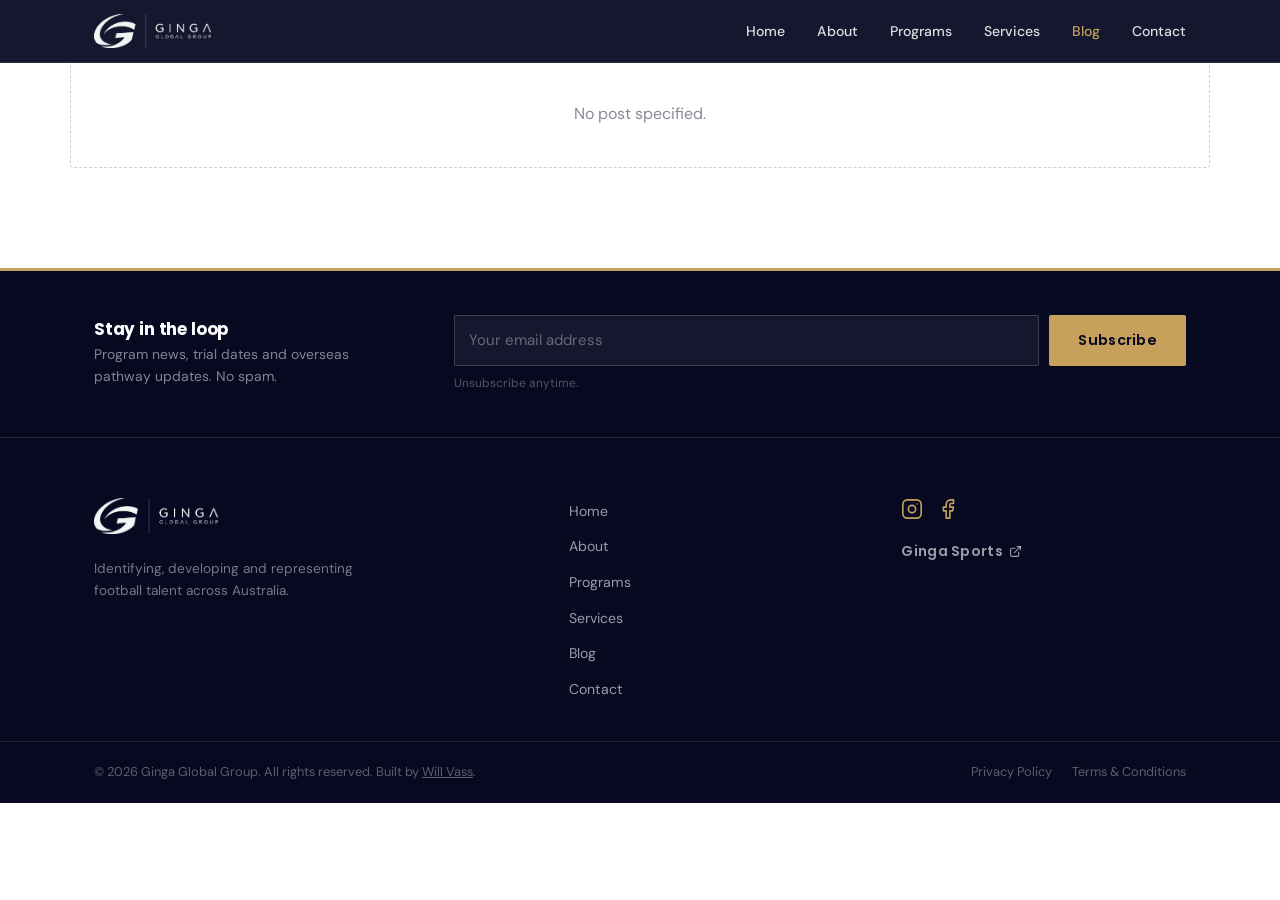
<file: blog-post.html>
<!DOCTYPE html>
<html lang="en">
<head>
<meta charset="UTF-8">
<link rel="icon" type="image/png" href="/favicon.png">
<meta name="viewport" content="width=device-width, initial-scale=1.0">
<title>Blog | Ginga Global Group</title>
<meta name="description" content="Read the latest news, tour reports and player stories from Ginga Global Group.">
<meta name="robots" content="index, follow">
<link rel="canonical" href="https://gingaglobalgroup.com/blog-post.html">
<meta property="og:type" content="article">
<meta property="og:site_name" content="Ginga Global Group">
<meta property="og:url" content="https://gingaglobalgroup.com/blog-post.html">
<meta property="og:title" content="Blog | Ginga Global Group">
<meta property="og:description" content="Read the latest news, tour reports and player stories from Ginga Global Group.">
<meta property="og:image" content="https://gingaglobalgroup.com/images/home-hero-bg.jpg">
<meta name="twitter:card" content="summary_large_image">
<meta name="twitter:title" content="Blog | Ginga Global Group">
<meta name="twitter:description" content="Read the latest news, tour reports and player stories from Ginga Global Group.">
<meta name="twitter:image" content="https://gingaglobalgroup.com/images/home-hero-bg.jpg">
<link rel="preconnect" href="https://fonts.googleapis.com">
<link rel="preconnect" href="https://fonts.gstatic.com" crossorigin>
<link href="https://fonts.googleapis.com/css2?family=Poppins:wght@500;600;700;800&family=DM+Sans:wght@400;500;700&display=swap" rel="stylesheet">
<link rel="stylesheet" href="css/style.css">
</head>
<body>

<header>
  <nav class="nav">
    <a href="/" class="logo-link">
      <img src="images/logo.png" alt="Ginga Global Group logo" class="logo-img" onerror="this.style.display='none'; this.nextElementSibling.style.display='inline-block';">
      <span class="logo-text" style="display:none;">GINGA <span>GLOBAL GROUP</span></span>
    </a>
    <ul class="nav-links">
      <li><a href="/">Home</a></li>
      <li><a href="about">About</a></li>
      <li><a href="programs">Programs</a></li>
      <li><a href="services">Services</a></li>
      <li><a href="blog" class="active">Blog</a></li>
      <li><a href="contact">Contact</a></li>
    </ul>
    <button class="nav-toggle" id="navToggle" aria-label="Open menu"><span></span><span></span><span></span></button>
  </nav>
</header>

<div id="postContainer">
  <div class="post-body wrap"><div class="blog-post-empty" style="margin-top:140px;">Loading…</div></div>
</div>

<footer class="site-footer">
  <div class="footer-newsletter">
    <div class="wrap footer-newsletter-inner">
      <div class="footer-nl-copy">
        <h3>Stay in the loop</h3>
        <p>Program news, trial dates and overseas pathway updates. No spam.</p>
      </div>
      <div class="newsletter-wrap">
        <form class="newsletter-form" novalidate>
          <input type="text" name="company" tabindex="-1" autocomplete="off" class="honeypot" aria-hidden="true">
          <input type="hidden" name="formType" value="Newsletter">
          <input type="hidden" name="SourcePage" value="">
          <div class="nl-field">
            <div class="nl-row">
              <input type="email" name="Email" placeholder="Your email address" required autocomplete="email">
              <button type="submit" class="btn btn-gold">Subscribe</button>
            </div>
            <p class="nl-note">Unsubscribe anytime.</p>
          </div>
        </form>
      </div>
    </div>
  </div>
  <div class="footer-top">
    <div class="wrap footer-grid">
      <div class="footer-brand">
        <a href="/" class="logo-link">
          <img src="images/logo.png" alt="Ginga Global Group" class="logo-img" onerror="this.style.display='none'; this.nextElementSibling.style.display='inline-block';">
          <span class="logo-text" style="display:none;">GINGA <span>GLOBAL GROUP</span></span>
        </a>
        <p class="footer-tagline">Identifying, developing and representing football talent across Australia.</p>
      </div>
      <nav class="footer-nav" aria-label="Footer">
        <ul>
          <li><a href="/">Home</a></li>
          <li><a href="about">About</a></li>
          <li><a href="programs">Programs</a></li>
          <li><a href="services">Services</a></li>
          <li><a href="blog">Blog</a></li>
          <li><a href="contact">Contact</a></li>
        </ul>
      </nav>
      <div class="footer-connect">
        <div class="footer-social">
          <a href="https://instagram.com/gingaglobalgroup" target="_blank" rel="noopener noreferrer" aria-label="Instagram" class="footer-icon">
            <svg width="22" height="22" viewBox="0 0 24 24" fill="none" stroke="currentColor" stroke-width="1.75" stroke-linecap="round" stroke-linejoin="round" aria-hidden="true"><rect x="2" y="2" width="20" height="20" rx="5" ry="5"/><circle cx="12" cy="12" r="4"/><circle cx="17.5" cy="6.5" r="0.75" fill="currentColor" stroke="none"/></svg>
          </a>
          <a href="https://facebook.com/gingaglobalgroup" target="_blank" rel="noopener noreferrer" aria-label="Facebook" class="footer-icon">
            <svg width="22" height="22" viewBox="0 0 24 24" fill="none" stroke="currentColor" stroke-width="1.75" stroke-linecap="round" stroke-linejoin="round" aria-hidden="true"><path d="M18 2h-3a5 5 0 0 0-5 5v3H7v4h3v8h4v-8h3l1-4h-4V7a1 1 0 0 1 1-1h3z"/></svg>
          </a>
        </div>
        <a href="https://gingasports.com.au" target="_blank" rel="noopener noreferrer" class="footer-external">
          Ginga Sports
          <svg width="13" height="13" viewBox="0 0 24 24" fill="none" stroke="currentColor" stroke-width="2" stroke-linecap="round" stroke-linejoin="round" aria-hidden="true"><path d="M18 13v6a2 2 0 0 1-2 2H5a2 2 0 0 1-2-2V8a2 2 0 0 1 2-2h6"/><polyline points="15 3 21 3 21 9"/><line x1="10" y1="14" x2="21" y2="3"/></svg>
        </a>
      </div>
    </div>
  </div>
  <div class="footer-bottom">
    <div class="wrap footer-bottom-inner">
      <p>&copy; 2026 Ginga Global Group. All rights reserved. Built by <a href="https://bywillvass.com" target="_blank" rel="noopener noreferrer" style="text-decoration:underline">Will Vass</a>.</p>
      <div class="footer-legal">
        <a href="privacy-policy">Privacy Policy</a>
        <a href="terms-conditions">Terms &amp; Conditions</a>
      </div>
    </div>
  </div>
</footer>

<script src="js/main.js"></script>
<script src="js/blog.js"></script>
</body>
</html>
</file>
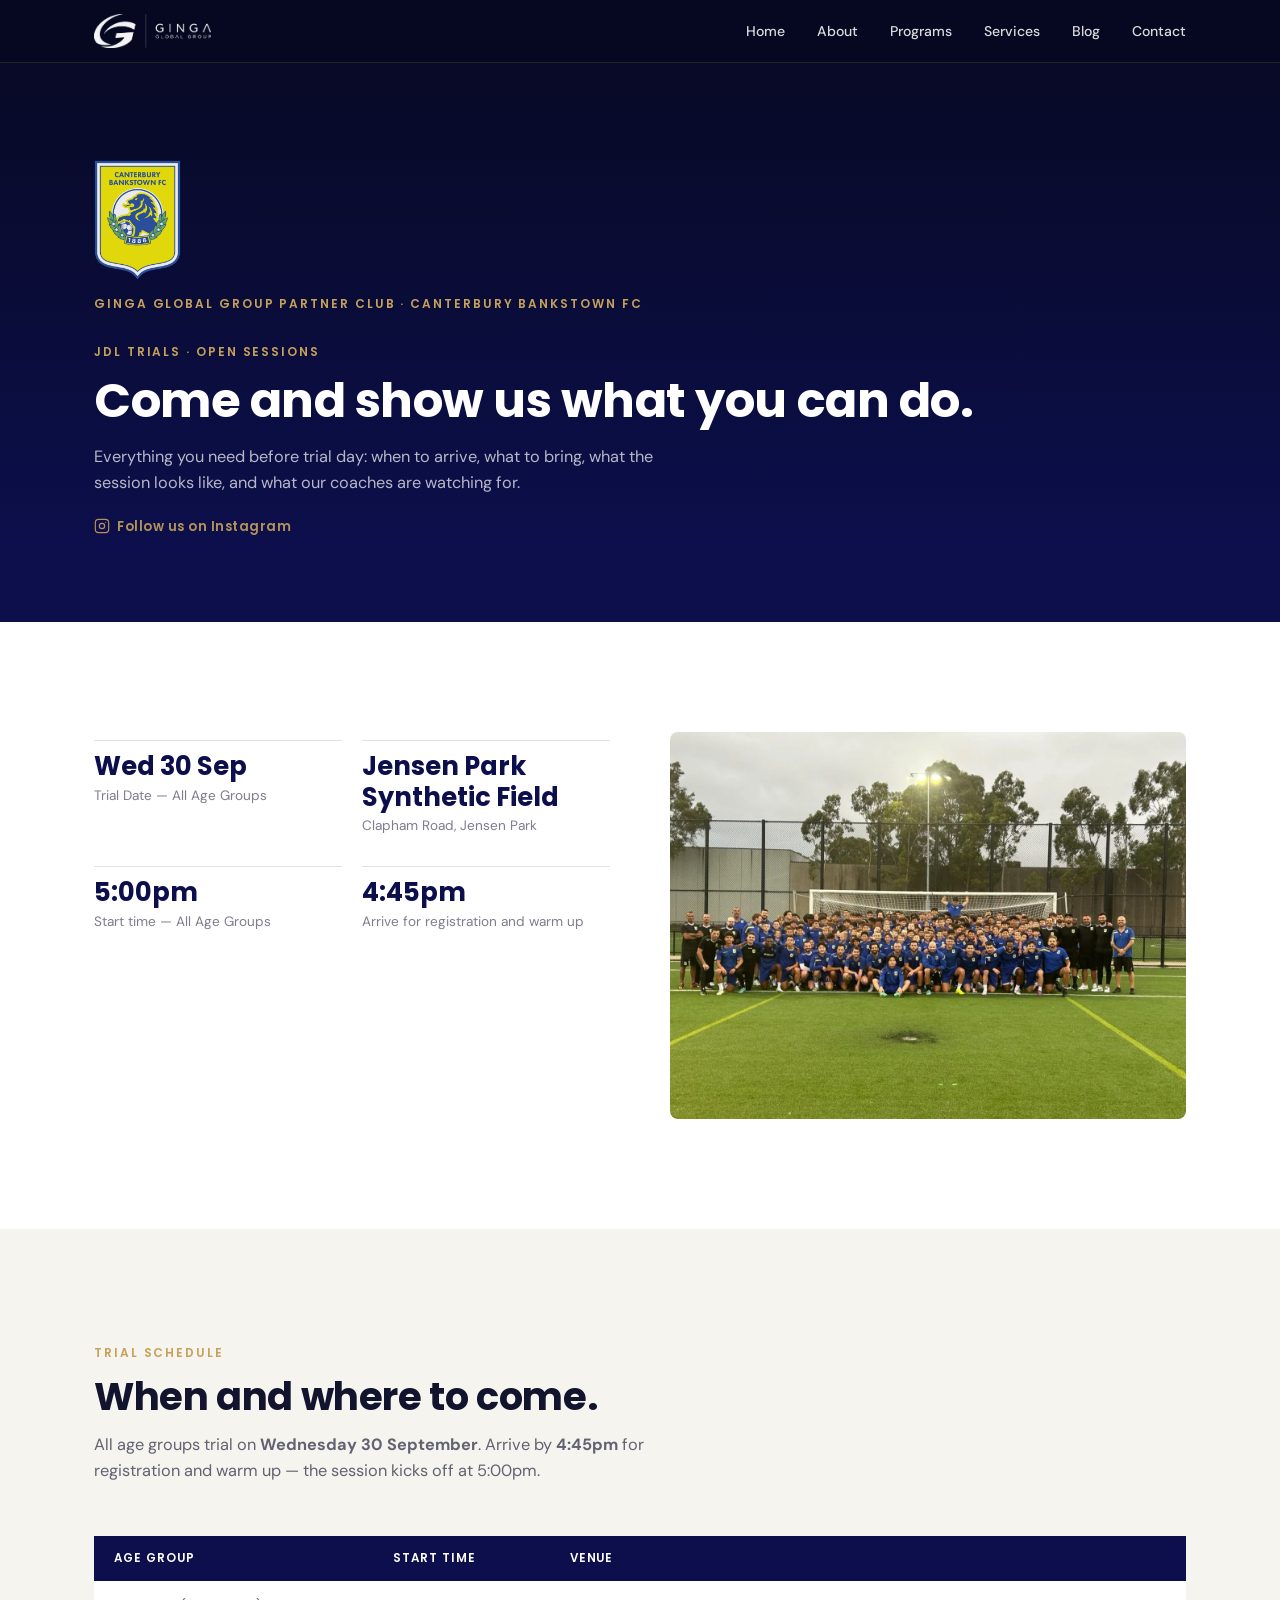
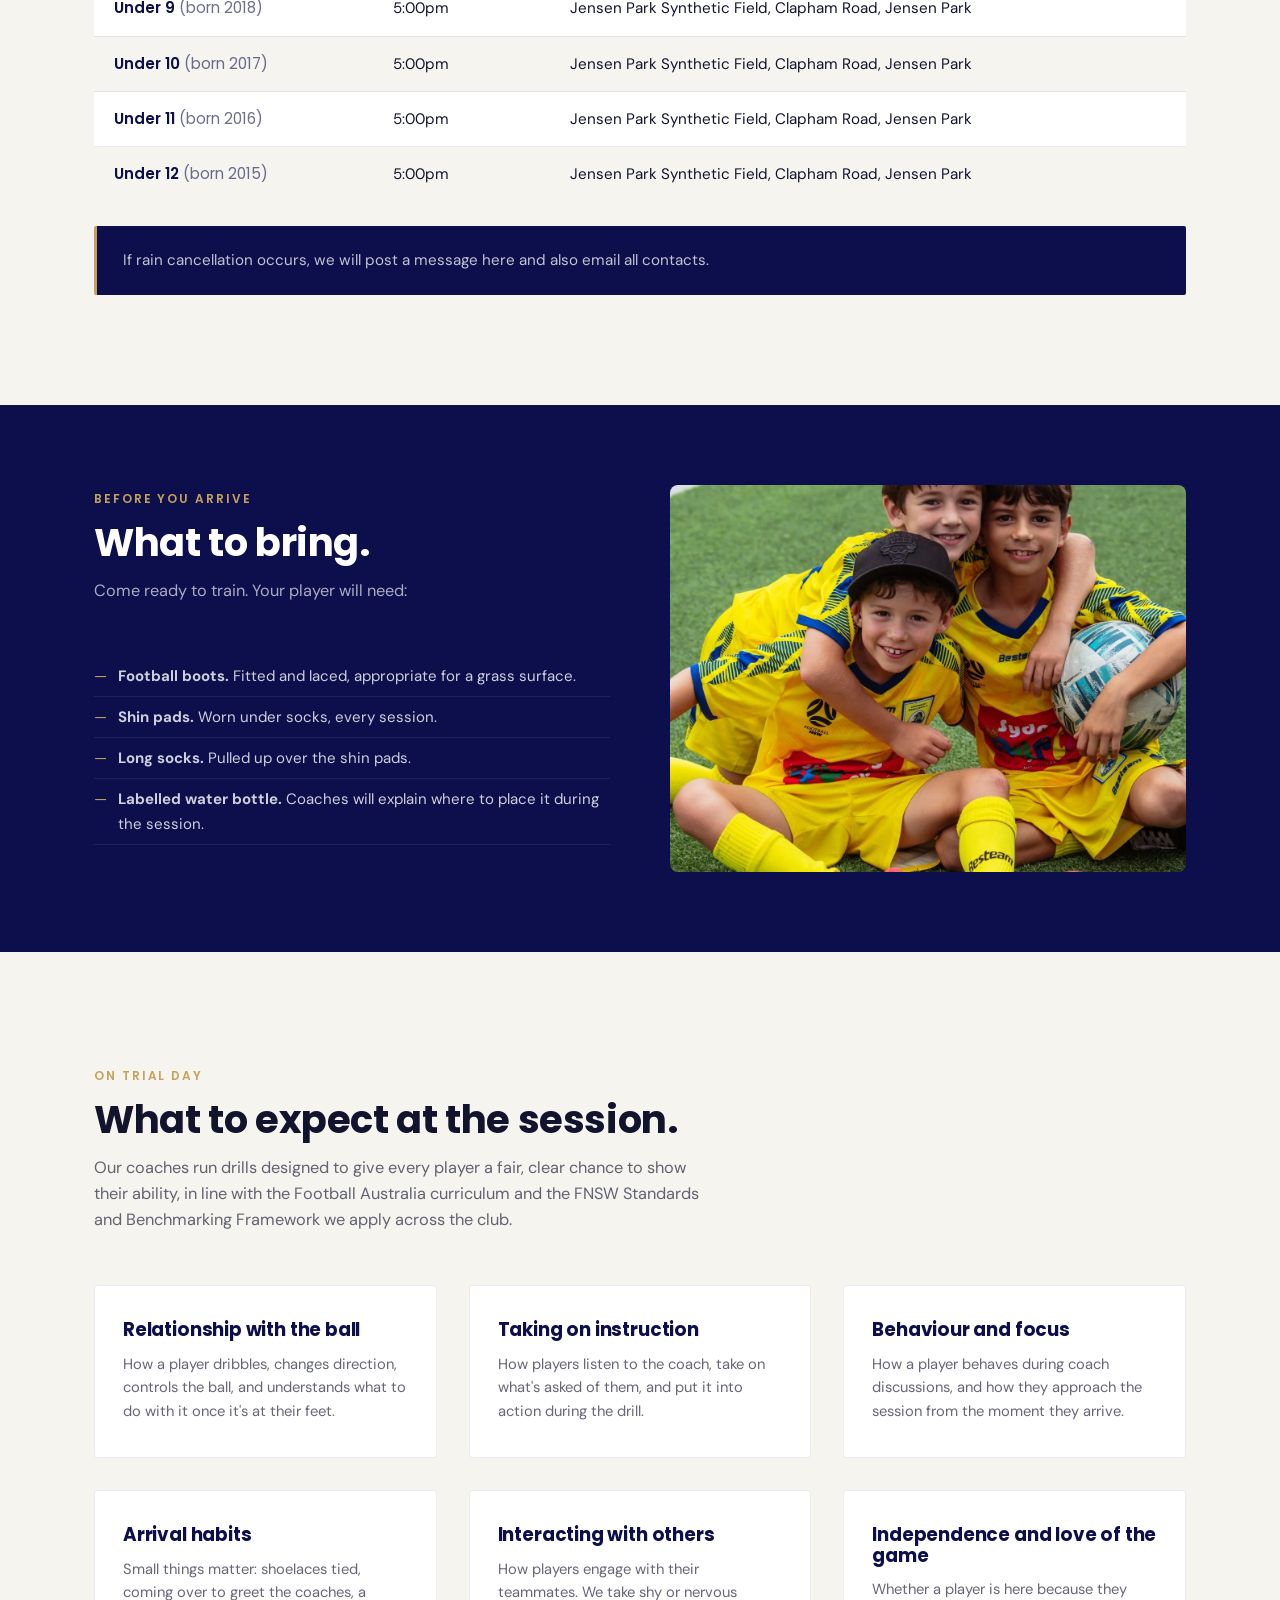
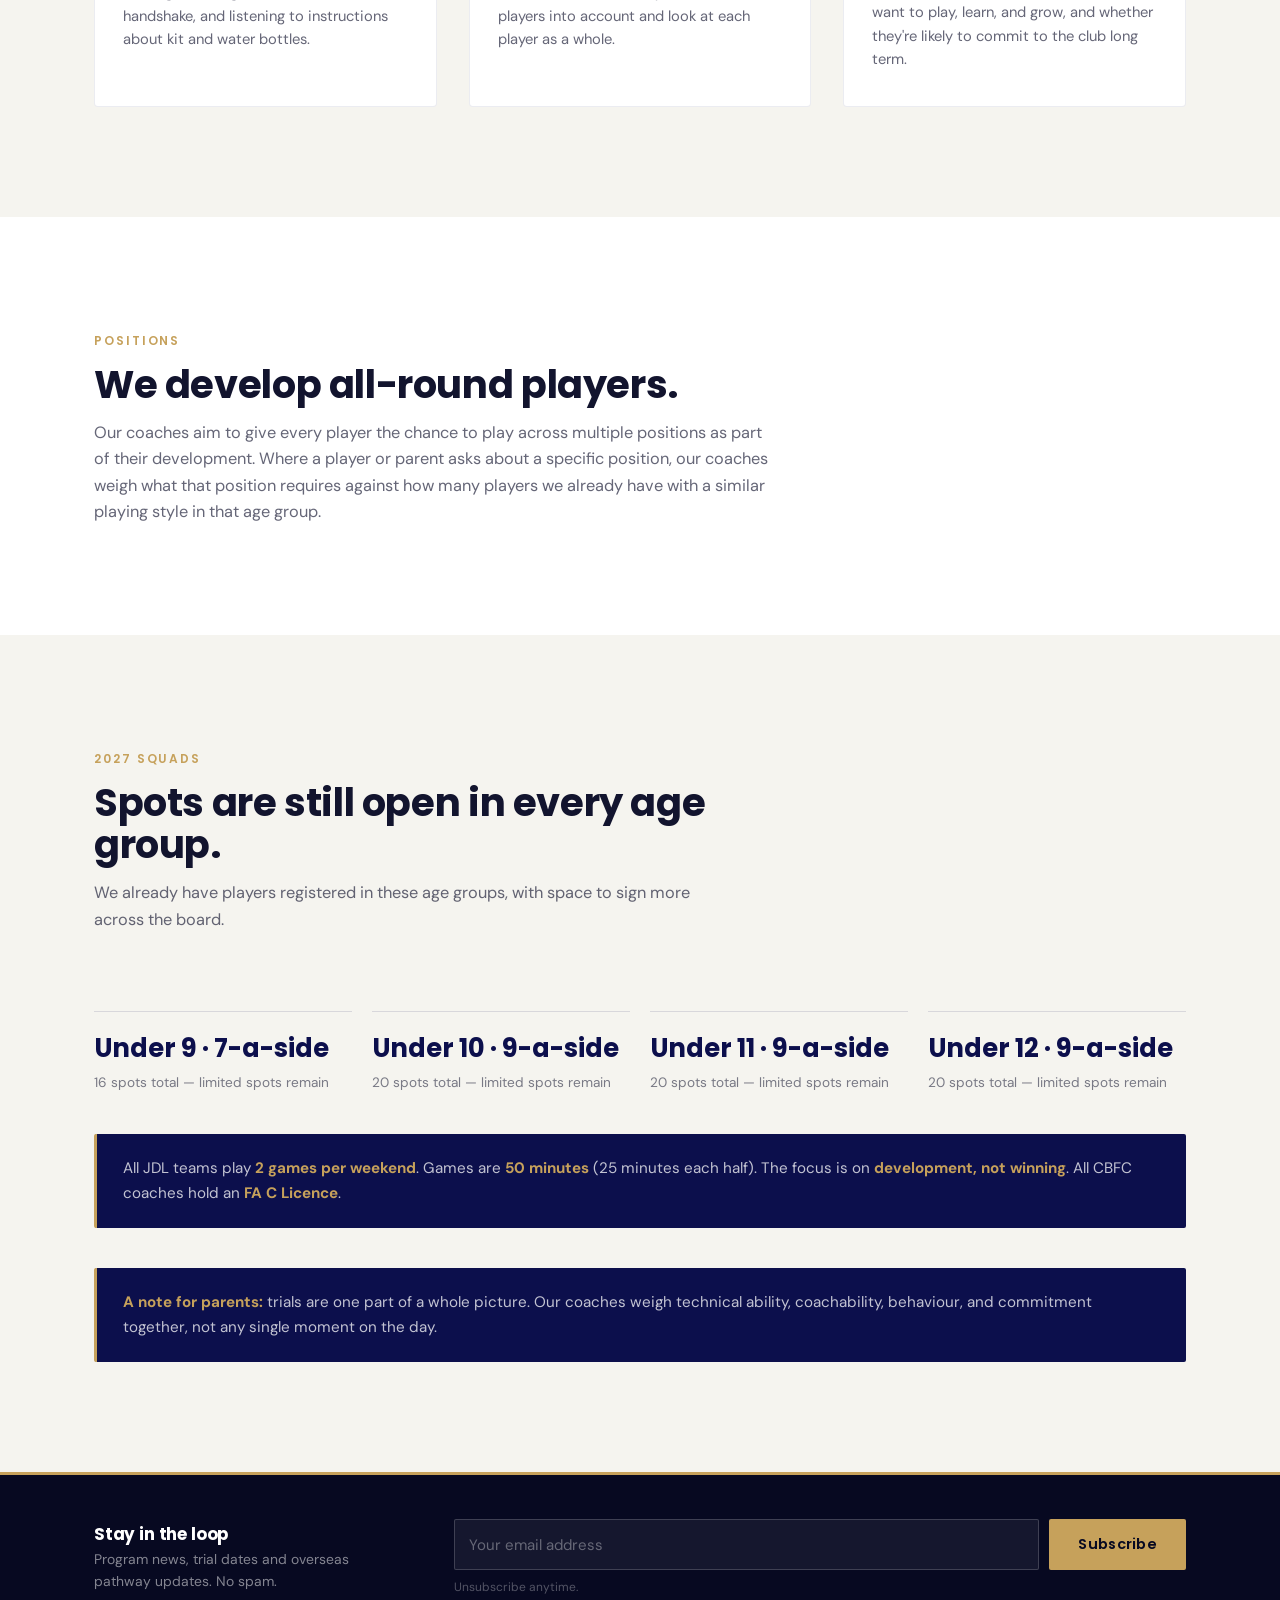
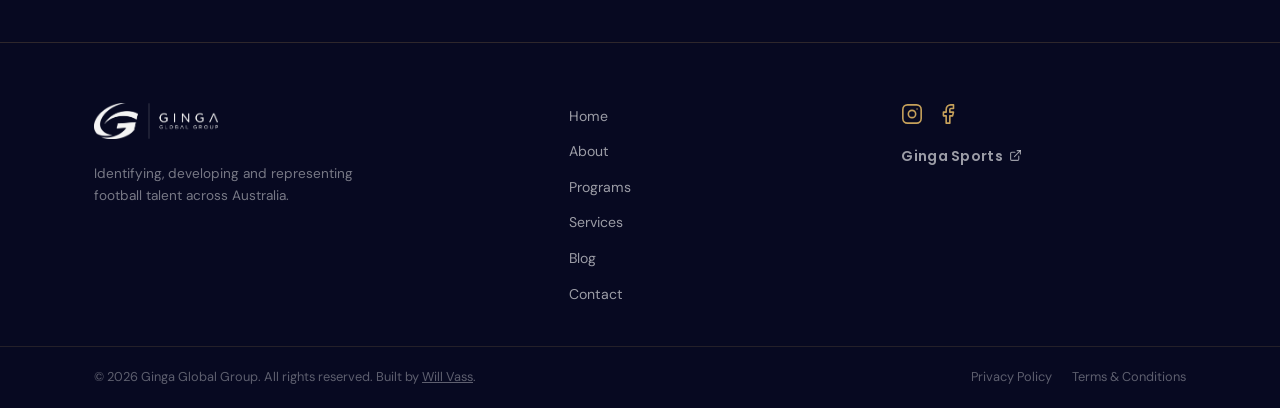
<file: cbfc-trials.html>
<!DOCTYPE html>
<html lang="en">
<head>
<meta charset="UTF-8">
<link rel="icon" type="image/png" href="/favicon.png">
<meta name="viewport" content="width=device-width, initial-scale=1.0">
<title>CBFC JDL Trials | Canterbury Bankstown FC | Ginga Global Group</title>
<meta name="description" content="Canterbury Bankstown FC JDL Trials — Wednesday 30 September · 5:00pm · Jensen Park Synthetic Field. Everything you need before trial day.">
<meta name="robots" content="index, follow">
<link rel="canonical" href="https://gingaglobalgroup.com/cbfc-trials">
<meta property="og:type" content="website">
<meta property="og:site_name" content="Ginga Global Group">
<meta property="og:url" content="https://gingaglobalgroup.com/cbfc-trials">
<meta property="og:title" content="CBFC JDL Trials | Canterbury Bankstown FC | Ginga Global Group">
<meta property="og:description" content="Canterbury Bankstown FC JDL Trials — All trial dates TBA. Everything you need before trial day.">
<meta property="og:image" content="https://gingaglobalgroup.com/images/cbfc-trials/3players.webp">
<meta name="twitter:card" content="summary_large_image">
<meta name="twitter:title" content="CBFC JDL Trials | Canterbury Bankstown FC | Ginga Global Group">
<meta name="twitter:description" content="Canterbury Bankstown FC JDL Trials — All trial dates TBA. Everything you need before trial day.">
<meta name="twitter:image" content="https://gingaglobalgroup.com/images/cbfc-trials/3players.webp">
<link rel="preconnect" href="https://fonts.googleapis.com">
<link rel="preconnect" href="https://fonts.gstatic.com" crossorigin>
<link href="https://fonts.googleapis.com/css2?family=Poppins:wght@500;600;700;800&family=DM+Sans:wght@400;500;700&display=swap" rel="stylesheet">
<link rel="stylesheet" href="css/style.css">
<script type="application/ld+json">
{"@context":"https://schema.org","@type":"BreadcrumbList","itemListElement":[{"@type":"ListItem","position":1,"name":"Home","item":"https://gingaglobalgroup.com/"},{"@type":"ListItem","position":2,"name":"CBFC Trials","item":"https://gingaglobalgroup.com/cbfc-trials"}]}
</script>
<style>
  .trials-table { width:100%; border-collapse:collapse; }
  .trials-table th { background:var(--navy); color:var(--white); font-family:var(--font-head); font-size:0.74rem; font-weight:600; letter-spacing:0.08em; text-transform:uppercase; text-align:left; padding:13px 20px; }
  .trials-table td { padding:15px 20px; border-bottom:1px solid rgba(12,15,76,0.09); font-size:0.95rem; }
  .trials-table tr:last-child td { border-bottom:none; }
  .trials-table td.age-col { font-family:var(--font-head); font-weight:600; color:var(--navy); }
  .trials-table tbody tr:nth-child(odd) { background:var(--white); }
  .trials-table tbody tr:nth-child(even) { background:var(--cream); }

  .stat-row-4 { display:grid; grid-template-columns:repeat(4,1fr); gap:20px; margin-top:30px; }
  @media (max-width:860px) { .stat-row-4 { grid-template-columns:1fr 1fr; } }
  @media (max-width:480px) { .stat-row-4 { grid-template-columns:1fr 1fr; } }

  .note-box { margin-top:40px; padding:22px 26px; background:var(--navy); border-left:3px solid var(--gold); border-radius:2px; }
  .note-box p { color:rgba(255,255,255,0.75); font-size:0.95rem; margin:0; line-height:1.65; }
  .note-box strong { color:var(--gold); }

  .cbfc-trial-stats .about-stat { margin-top:8px; padding-top:10px; }
  .cbfc-trial-stats .about-stat b { line-height:1.2; }

</style>
</head>
<body>

<header>
  <nav class="nav">
    <a href="/" class="logo-link">
      <img src="images/logo.png" alt="Ginga Global Group logo" class="logo-img" onerror="this.style.display='none'; this.nextElementSibling.style.display='inline-block';">
      <span class="logo-text" style="display:none;">GINGA <span>GLOBAL GROUP</span></span>
    </a>
    <ul class="nav-links">
      <li><a href="/">Home</a></li>
      <li><a href="about">About</a></li>
      <li><a href="programs">Programs</a></li>
      <li><a href="services">Services</a></li>
      <li><a href="blog">Blog</a></li>
      <li><a href="contact">Contact</a></li>
    </ul>
    <button class="nav-toggle" id="navToggle" aria-label="Open menu"><span></span><span></span><span></span></button>
  </nav>
</header>

<!-- Page hero -->
<section class="page-hero">
  <div class="wrap">
    <div style="margin-bottom:22px;">
      <img src="images/cbfc-trials/logo.webp" alt="Canterbury Bankstown FC crest" style="height:120px; width:auto; display:block; opacity:0.92; margin-bottom:10px;">
      <span class="eyebrow" style="margin-bottom:0;">Ginga Global Group Partner Club &middot; Canterbury Bankstown FC</span>
    </div>
    <span class="eyebrow">JDL Trials &middot; Open Sessions</span>
    <h1>Come and show us what you can do.</h1>
    <p>Everything you need before trial day: when to arrive, what to bring, what the session looks like, and what our coaches are watching for.</p>
    <a href="https://www.instagram.com/gingaglobalgroup" target="_blank" rel="noopener" style="display:inline-flex; align-items:center; gap:7px; margin-top:20px; color:var(--gold); font-size:0.82rem; font-family:var(--font-head); font-weight:600; letter-spacing:0.04em; text-decoration:none; opacity:0.9;">
      <svg width="16" height="16" viewBox="0 0 24 24" fill="none" stroke="currentColor" stroke-width="1.75" stroke-linecap="round" stroke-linejoin="round" aria-hidden="true"><rect x="2" y="2" width="20" height="20" rx="5" ry="5"/><circle cx="12" cy="12" r="4"/><circle cx="17.5" cy="6.5" r="0.75" fill="currentColor" stroke="none"/></svg>
      Follow us on Instagram
    </a>
  </div>
</section>

<!-- Key facts + squad photo -->
<section class="about">
  <div class="wrap">
    <div class="about-grid" style="align-items:start;">
      <div>
        <div class="stat-row cbfc-trial-stats" style="margin-top:0;">
          <div class="about-stat">
            <b>Wed 30 Sep</b>
            <span>Trial Date &mdash; All Age Groups</span>
          </div>
          <div class="about-stat">
            <b>Jensen Park Synthetic Field</b>
            <span>Clapham Road, Jensen Park</span>
          </div>
          <div class="about-stat">
            <b>5:00pm</b>
            <span>Start time &mdash; All Age Groups</span>
          </div>
          <div class="about-stat">
            <b>4:45pm</b>
            <span>Arrive for registration and warm up</span>
          </div>
        </div>
      </div>
      <div class="img-slot" style="--ar:4/3;">
        <img src="images/cbfc-trials/squad-photo.webp" alt="CBFC junior squad" onerror="this.style.display='none'; this.nextElementSibling.style.display='flex';">
        <div class="img-slot-label"><b>images/cbfc-trials/squad-photo.webp</b></div>
      </div>
    </div>
  </div>
</section>

<!-- Trial schedule -->
<section class="services">
  <div class="wrap">
    <div class="sec-head">
      <span class="eyebrow">Trial Schedule</span>
      <h2>When and where to come.</h2>
      <p>All age groups trial on <strong>Wednesday 30 September</strong>. Arrive by <strong>4:45pm</strong> for registration and warm up — the session kicks off at 5:00pm.</p>
    </div>
    <table class="trials-table">
      <thead>
        <tr>
          <th>Age Group</th>
          <th>Start Time</th>
          <th>Venue</th>
        </tr>
      </thead>
      <tbody>
        <tr>
          <td class="age-col">Under 9 <span style="font-weight:400; color:inherit; opacity:0.6;">(born 2018)</span></td>
          <td>5:00pm</td>
          <td>Jensen Park Synthetic Field, Clapham Road, Jensen Park</td>
        </tr>
        <tr>
          <td class="age-col">Under 10 <span style="font-weight:400; color:inherit; opacity:0.6;">(born 2017)</span></td>
          <td>5:00pm</td>
          <td>Jensen Park Synthetic Field, Clapham Road, Jensen Park</td>
        </tr>
        <tr>
          <td class="age-col">Under 11 <span style="font-weight:400; color:inherit; opacity:0.6;">(born 2016)</span></td>
          <td>5:00pm</td>
          <td>Jensen Park Synthetic Field, Clapham Road, Jensen Park</td>
        </tr>
        <tr>
          <td class="age-col">Under 12 <span style="font-weight:400; color:inherit; opacity:0.6;">(born 2015)</span></td>
          <td>5:00pm</td>
          <td>Jensen Park Synthetic Field, Clapham Road, Jensen Park</td>
        </tr>
      </tbody>
    </table>
    <div class="note-box" style="margin-top:24px;">
      <p>If rain cancellation occurs, we will post a message here and also email all contacts.</p>
    </div>
  </div>
</section>

<!-- What to bring (dark section so .criteria-list reads correctly) -->
<section class="programs" style="padding:80px 0;">
  <div class="wrap light-on-dark">
    <div class="about-grid" style="align-items:start;">
      <div>
        <div class="sec-head">
          <span class="eyebrow">Before You Arrive</span>
          <h2>What to bring.</h2>
          <p>Come ready to train. Your player will need:</p>
        </div>
        <ul class="criteria-list">
          <li><b>Football boots.</b> Fitted and laced, appropriate for a grass surface.</li>
          <li><b>Shin pads.</b> Worn under socks, every session.</li>
          <li><b>Long socks.</b> Pulled up over the shin pads.</li>
          <li><b>Labelled water bottle.</b> Coaches will explain where to place it during the session.</li>
        </ul>
      </div>
      <div class="img-slot" style="--ar:4/3;">
        <img src="images/cbfc-trials/3players.webp" alt="CBFC junior players in full kit" onerror="this.style.display='none'; this.nextElementSibling.style.display='flex';">
        <div class="img-slot-label"><b>images/cbfc-trials/3players.webp</b></div>
      </div>
    </div>
  </div>
</section>

<!-- What to expect at the session -->
<section class="services">
  <div class="wrap">
    <div class="sec-head">
      <span class="eyebrow">On Trial Day</span>
      <h2>What to expect at the session.</h2>
      <p>Our coaches run drills designed to give every player a fair, clear chance to show their ability, in line with the Football Australia curriculum and the FNSW Standards and Benchmarking Framework we apply across the club.</p>
    </div>
    <div class="service-grid">
      <div class="service-card">
        <h3>Relationship with the ball</h3>
        <p>How a player dribbles, changes direction, controls the ball, and understands what to do with it once it's at their feet.</p>
      </div>
      <div class="service-card">
        <h3>Taking on instruction</h3>
        <p>How players listen to the coach, take on what's asked of them, and put it into action during the drill.</p>
      </div>
      <div class="service-card">
        <h3>Behaviour and focus</h3>
        <p>How a player behaves during coach discussions, and how they approach the session from the moment they arrive.</p>
      </div>
      <div class="service-card">
        <h3>Arrival habits</h3>
        <p>Small things matter: shoelaces tied, coming over to greet the coaches, a handshake, and listening to instructions about kit and water bottles.</p>
      </div>
      <div class="service-card">
        <h3>Interacting with others</h3>
        <p>How players engage with their teammates. We take shy or nervous players into account and look at each player as a whole.</p>
      </div>
      <div class="service-card">
        <h3>Independence and love of the game</h3>
        <p>Whether a player is here because they want to play, learn, and grow, and whether they're likely to commit to the club long term.</p>
      </div>
    </div>
  </div>
</section>

<!-- Positions -->
<section class="about">
  <div class="wrap">
    <div class="sec-head" style="margin-bottom:0; max-width:680px;">
      <span class="eyebrow">Positions</span>
      <h2>We develop all-round players.</h2>
      <p>Our coaches aim to give every player the chance to play across multiple positions as part of their development. Where a player or parent asks about a specific position, our coaches weigh what that position requires against how many players we already have with a similar playing style in that age group.</p>
    </div>
  </div>
</section>

<!-- 2027 Squad spots -->
<section class="services">
  <div class="wrap">
    <div class="sec-head">
      <span class="eyebrow">2027 Squads</span>
      <h2>Spots are still open in every age group.</h2>
      <p>We already have players registered in these age groups, with space to sign more across the board.</p>
    </div>
    <div class="stat-row-4">
      <div class="about-stat">
        <b>Under 9 &middot; 7-a-side</b>
        <span>16 spots total &mdash; limited spots remain</span>
      </div>
      <div class="about-stat">
        <b>Under 10 &middot; 9-a-side</b>
        <span>20 spots total &mdash; limited spots remain</span>
      </div>
      <div class="about-stat">
        <b>Under 11 &middot; 9-a-side</b>
        <span>20 spots total &mdash; limited spots remain</span>
      </div>
      <div class="about-stat">
        <b>Under 12 &middot; 9-a-side</b>
        <span>20 spots total &mdash; limited spots remain</span>
      </div>
    </div>
    <div class="note-box" style="margin-bottom:0;">
      <p>All JDL teams play <strong>2 games per weekend</strong>. Games are <strong>50 minutes</strong> (25 minutes each half). The focus is on <strong>development, not winning</strong>. All CBFC coaches hold an <strong>FA C Licence</strong>.</p>
    </div>
    <div class="note-box">
      <p><strong>A note for parents:</strong> trials are one part of a whole picture. Our coaches weigh technical ability, coachability, behaviour, and commitment together, not any single moment on the day.</p>
    </div>
  </div>
</section>

<footer class="site-footer">
  <div class="footer-newsletter">
    <div class="wrap footer-newsletter-inner">
      <div class="footer-nl-copy">
        <h3>Stay in the loop</h3>
        <p>Program news, trial dates and overseas pathway updates. No spam.</p>
      </div>
      <div class="newsletter-wrap">
        <form class="newsletter-form" novalidate>
          <input type="text" name="company" tabindex="-1" autocomplete="off" class="honeypot" aria-hidden="true">
          <input type="hidden" name="formType" value="Newsletter">
          <input type="hidden" name="SourcePage" value="">
          <div class="nl-field">
            <div class="nl-row">
              <input type="email" name="Email" placeholder="Your email address" required autocomplete="email">
              <button type="submit" class="btn btn-gold">Subscribe</button>
            </div>
            <p class="nl-note">Unsubscribe anytime.</p>
          </div>
        </form>
      </div>
    </div>
  </div>
  <div class="footer-top">
    <div class="wrap footer-grid">
      <div class="footer-brand">
        <a href="/" class="logo-link">
          <img src="images/logo.png" alt="Ginga Global Group" class="logo-img" onerror="this.style.display='none'; this.nextElementSibling.style.display='inline-block';">
          <span class="logo-text" style="display:none;">GINGA <span>GLOBAL GROUP</span></span>
        </a>
        <p class="footer-tagline">Identifying, developing and representing football talent across Australia.</p>
      </div>
      <nav class="footer-nav" aria-label="Footer">
        <ul>
          <li><a href="/">Home</a></li>
          <li><a href="about">About</a></li>
          <li><a href="programs">Programs</a></li>
          <li><a href="services">Services</a></li>
          <li><a href="blog">Blog</a></li>
          <li><a href="contact">Contact</a></li>
        </ul>
      </nav>
      <div class="footer-connect">
        <div class="footer-social">
          <a href="https://instagram.com/gingaglobalgroup" target="_blank" rel="noopener noreferrer" aria-label="Instagram" class="footer-icon">
            <svg width="22" height="22" viewBox="0 0 24 24" fill="none" stroke="currentColor" stroke-width="1.75" stroke-linecap="round" stroke-linejoin="round" aria-hidden="true"><rect x="2" y="2" width="20" height="20" rx="5" ry="5"/><circle cx="12" cy="12" r="4"/><circle cx="17.5" cy="6.5" r="0.75" fill="currentColor" stroke="none"/></svg>
          </a>
          <a href="https://facebook.com/gingaglobalgroup" target="_blank" rel="noopener noreferrer" aria-label="Facebook" class="footer-icon">
            <svg width="22" height="22" viewBox="0 0 24 24" fill="none" stroke="currentColor" stroke-width="1.75" stroke-linecap="round" stroke-linejoin="round" aria-hidden="true"><path d="M18 2h-3a5 5 0 0 0-5 5v3H7v4h3v8h4v-8h3l1-4h-4V7a1 1 0 0 1 1-1h3z"/></svg>
          </a>
        </div>
        <a href="https://gingasports.com.au" target="_blank" rel="noopener noreferrer" class="footer-external">
          Ginga Sports
          <svg width="13" height="13" viewBox="0 0 24 24" fill="none" stroke="currentColor" stroke-width="2" stroke-linecap="round" stroke-linejoin="round" aria-hidden="true"><path d="M18 13v6a2 2 0 0 1-2 2H5a2 2 0 0 1-2-2V8a2 2 0 0 1 2-2h6"/><polyline points="15 3 21 3 21 9"/><line x1="10" y1="14" x2="21" y2="3"/></svg>
        </a>
      </div>
    </div>
  </div>
  <div class="footer-bottom">
    <div class="wrap footer-bottom-inner">
      <p>&copy; 2026 Ginga Global Group. All rights reserved. Built by <a href="https://bywillvass.com" target="_blank" rel="noopener noreferrer" style="text-decoration:underline">Will Vass</a>.</p>
      <div class="footer-legal">
        <a href="privacy-policy">Privacy Policy</a>
        <a href="terms-conditions">Terms &amp; Conditions</a>
      </div>
    </div>
  </div>
</footer>

<script src="js/main.js"></script>
</body>
</html>
</file>
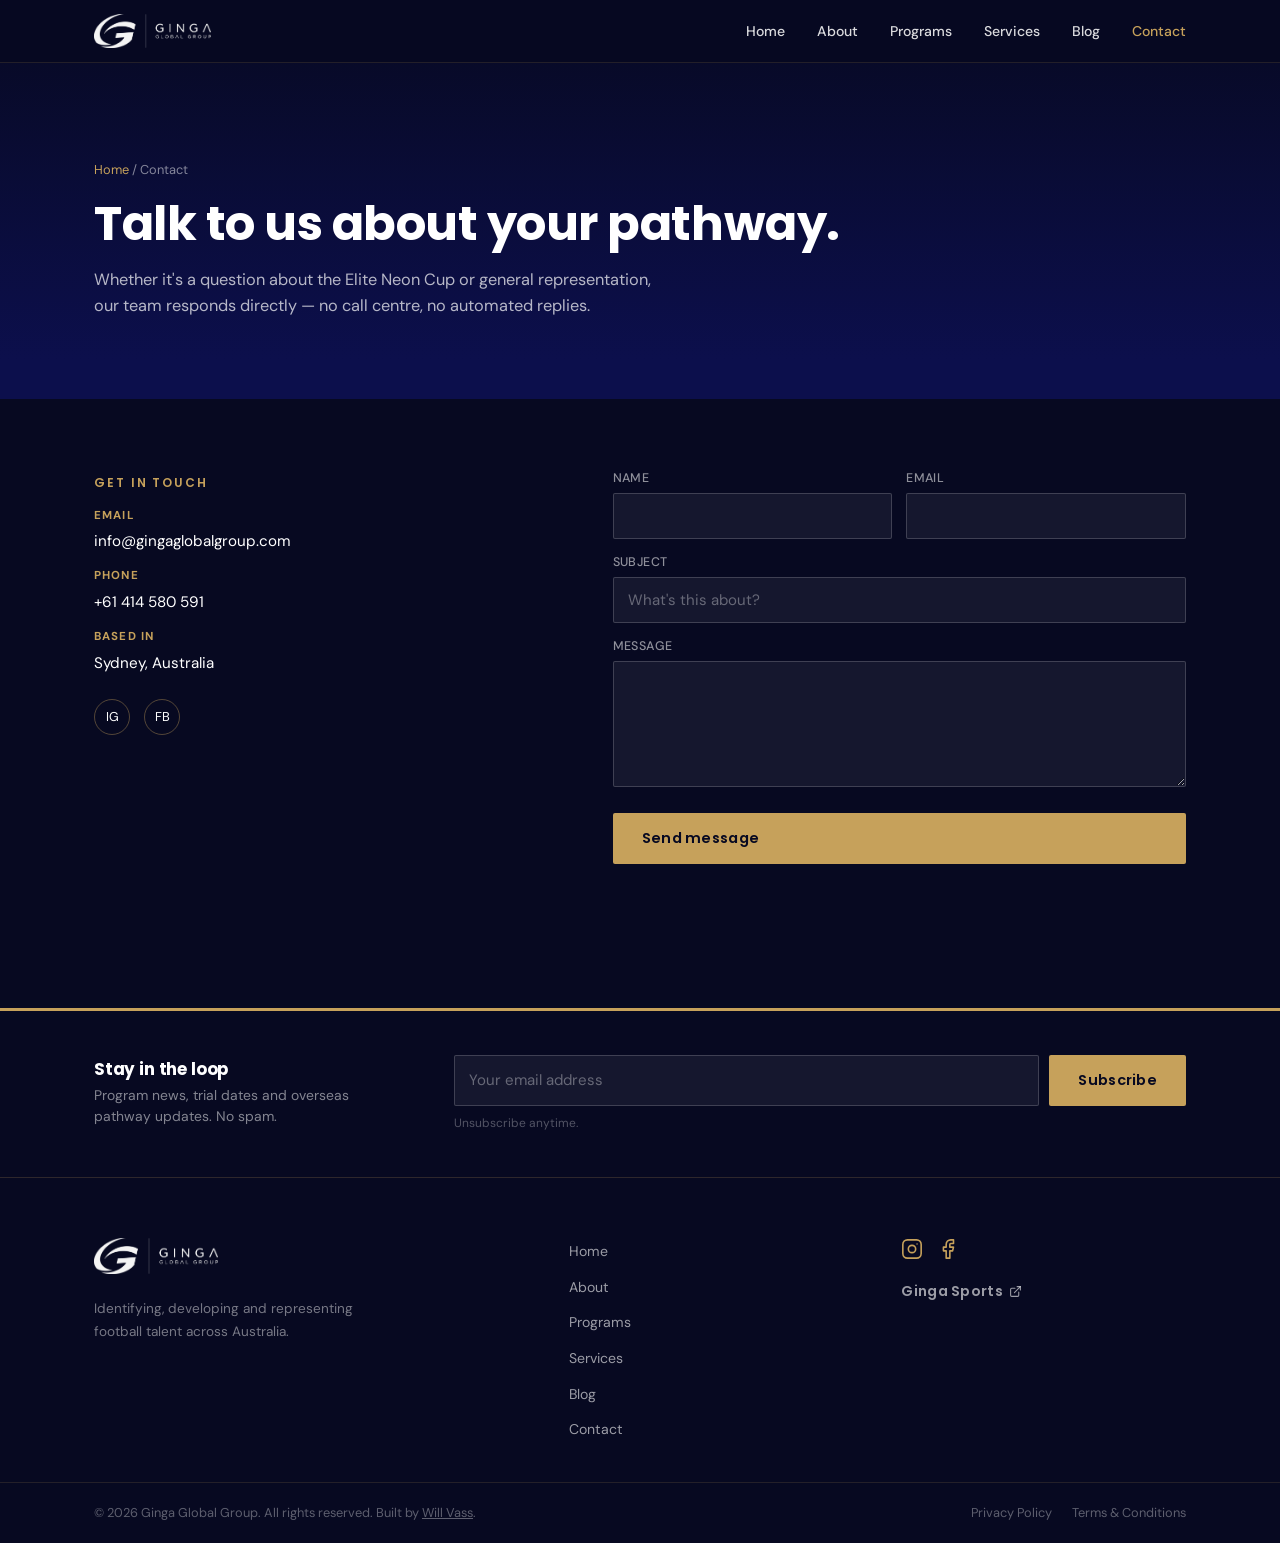
<file: contact.html>
<!DOCTYPE html>
<html lang="en">
<head>
<meta charset="UTF-8">
<link rel="icon" type="image/png" href="/favicon.png">
<meta name="viewport" content="width=device-width, initial-scale=1.0">
<title>Contact | Ginga Global Group | Football Agency Sydney</title>
<meta name="description" content="Contact Ginga Global Group — email, phone or enquiry form. We respond directly about player representation, programs and international tours.">
<meta name="robots" content="index, follow">
<link rel="canonical" href="https://gingaglobalgroup.com/contact">
<meta property="og:type" content="website">
<meta property="og:site_name" content="Ginga Global Group">
<meta property="og:url" content="https://gingaglobalgroup.com/contact">
<meta property="og:title" content="Contact | Ginga Global Group | Football Agency Sydney">
<meta property="og:description" content="Contact Ginga Global Group — email, phone or enquiry form. We respond directly about player representation, programs and international tours.">
<meta property="og:image" content="https://gingaglobalgroup.com/images/home-contact.jpg">
<meta name="twitter:card" content="summary_large_image">
<meta name="twitter:title" content="Contact | Ginga Global Group | Football Agency Sydney">
<meta name="twitter:description" content="Contact Ginga Global Group — email, phone or enquiry form. We respond directly about player representation, programs and international tours.">
<meta name="twitter:image" content="https://gingaglobalgroup.com/images/home-contact.jpg">
<link rel="preconnect" href="https://fonts.googleapis.com">
<link rel="preconnect" href="https://fonts.gstatic.com" crossorigin>
<link href="https://fonts.googleapis.com/css2?family=Poppins:wght@500;600;700;800&family=DM+Sans:wght@400;500;700&display=swap" rel="stylesheet">
<link rel="stylesheet" href="css/style.css">
<script type="application/ld+json">
[
  {"@context":"https://schema.org","@type":"BreadcrumbList","itemListElement":[{"@type":"ListItem","position":1,"name":"Home","item":"https://gingaglobalgroup.com/"},{"@type":"ListItem","position":2,"name":"Contact","item":"https://gingaglobalgroup.com/contact"}]},
  {
    "@context": "https://schema.org",
    "@type": ["LocalBusiness", "SportsOrganization"],
    "name": "Ginga Global Group",
    "url": "https://gingaglobalgroup.com",
    "logo": "https://gingaglobalgroup.com/images/logo.png",
    "telephone": "+61414580591",
    "email": "info@gingaglobalgroup.com",
    "address": {"@type": "PostalAddress", "addressLocality": "Sydney", "addressRegion": "NSW", "addressCountry": "AU"},
    "geo": {"@type": "GeoCoordinates", "latitude": -33.8688, "longitude": 151.2093},
    "description": "Sydney football agency — player development, international tours and club pathways.",
    "areaServed": "Sydney, NSW",
    "sameAs": ["https://www.instagram.com/gingaglobalgroup", "https://www.facebook.com/gingaglobalgroup"]
  }
]
</script>
</head>
<body>

<header>
  <nav class="nav">
    <a href="/" class="logo-link">
      <img src="images/logo.png" alt="Ginga Global Group logo" class="logo-img" onerror="this.style.display='none'; this.nextElementSibling.style.display='inline-block';">
      <span class="logo-text" style="display:none;">GINGA <span>GLOBAL GROUP</span></span>
    </a>
    <ul class="nav-links">
      <li><a href="/">Home</a></li>
      <li><a href="about">About</a></li>
      <li><a href="programs">Programs</a></li>
      <li><a href="services">Services</a></li>
      <li><a href="blog">Blog</a></li>
      <li><a href="contact" class="active">Contact</a></li>
    </ul>
    <button class="nav-toggle" id="navToggle" aria-label="Open menu"><span></span><span></span><span></span></button>
  </nav>
</header>

<section class="page-hero">
  <div class="wrap">
    <div class="breadcrumb"><a href="/">Home</a> / Contact</div>
    <h1>Talk to us about your pathway.</h1>
    <p>Whether it's a question about the Elite Neon Cup or general representation, our team responds directly — no call centre, no automated replies.</p>
  </div>
</section>

<section class="contact" style="padding-top:70px;">
  <div class="wrap">
    <div class="contact-info">
      <span class="eyebrow">Get In Touch</span>
      <div class="contact-line"><b>Email</b>info@gingaglobalgroup.com</div>
      <div class="contact-line"><b>Phone</b>+61 414 580 591</div>
      <div class="contact-line"><b>Based in</b>Sydney, Australia</div>
      <div class="social-row">
        <a href="https://www.instagram.com/gingaglobalgroup" target="_blank" rel="noopener" aria-label="Instagram">IG</a>
        <a href="https://www.facebook.com/gingaglobalgroup" target="_blank" rel="noopener" aria-label="Facebook">FB</a>
      </div>
    </div>
    <div>
      <form id="contactForm" novalidate>
        <input type="hidden" name="formType" value="Contact">
        <div class="honeypot" aria-hidden="true">
          <label for="company2">Company</label>
          <input type="text" id="company2" name="company" tabindex="-1" autocomplete="off">
        </div>
        <div class="form-row">
          <div>
            <label for="cName">Name</label>
            <input type="text" id="cName" name="name" required>
          </div>
          <div>
            <label for="cEmail">Email</label>
            <input type="email" id="cEmail" name="email" required>
          </div>
        </div>
        <div>
          <label for="cSubject">Subject</label>
          <input type="text" id="cSubject" name="subject" placeholder="What's this about?">
        </div>
        <div>
          <label for="cMessage">Message</label>
          <textarea id="cMessage" name="message" rows="5" required></textarea>
        </div>
        <button type="submit" class="btn btn-gold" style="margin-top:4px;">Send message</button>
        <div class="form-status" id="contactStatus"></div>
      </form>
    </div>
  </div>
</section>

<footer class="site-footer">
  <div class="footer-newsletter">
    <div class="wrap footer-newsletter-inner">
      <div class="footer-nl-copy">
        <h3>Stay in the loop</h3>
        <p>Program news, trial dates and overseas pathway updates. No spam.</p>
      </div>
      <div class="newsletter-wrap">
        <form class="newsletter-form" novalidate>
          <input type="text" name="company" tabindex="-1" autocomplete="off" class="honeypot" aria-hidden="true">
          <input type="hidden" name="formType" value="Newsletter">
          <input type="hidden" name="SourcePage" value="">
          <div class="nl-field">
            <div class="nl-row">
              <input type="email" name="Email" placeholder="Your email address" required autocomplete="email">
              <button type="submit" class="btn btn-gold">Subscribe</button>
            </div>
            <p class="nl-note">Unsubscribe anytime.</p>
          </div>
        </form>
      </div>
    </div>
  </div>
  <div class="footer-top">
    <div class="wrap footer-grid">
      <div class="footer-brand">
        <a href="/" class="logo-link">
          <img src="images/logo.png" alt="Ginga Global Group" class="logo-img" onerror="this.style.display='none'; this.nextElementSibling.style.display='inline-block';">
          <span class="logo-text" style="display:none;">GINGA <span>GLOBAL GROUP</span></span>
        </a>
        <p class="footer-tagline">Identifying, developing and representing football talent across Australia.</p>
      </div>
      <nav class="footer-nav" aria-label="Footer">
        <ul>
          <li><a href="/">Home</a></li>
          <li><a href="about">About</a></li>
          <li><a href="programs">Programs</a></li>
          <li><a href="services">Services</a></li>
          <li><a href="blog">Blog</a></li>
          <li><a href="contact">Contact</a></li>
        </ul>
      </nav>
      <div class="footer-connect">
        <div class="footer-social">
          <a href="https://instagram.com/gingaglobalgroup" target="_blank" rel="noopener noreferrer" aria-label="Instagram" class="footer-icon">
            <svg width="22" height="22" viewBox="0 0 24 24" fill="none" stroke="currentColor" stroke-width="1.75" stroke-linecap="round" stroke-linejoin="round" aria-hidden="true"><rect x="2" y="2" width="20" height="20" rx="5" ry="5"/><circle cx="12" cy="12" r="4"/><circle cx="17.5" cy="6.5" r="0.75" fill="currentColor" stroke="none"/></svg>
          </a>
          <a href="https://facebook.com/gingaglobalgroup" target="_blank" rel="noopener noreferrer" aria-label="Facebook" class="footer-icon">
            <svg width="22" height="22" viewBox="0 0 24 24" fill="none" stroke="currentColor" stroke-width="1.75" stroke-linecap="round" stroke-linejoin="round" aria-hidden="true"><path d="M18 2h-3a5 5 0 0 0-5 5v3H7v4h3v8h4v-8h3l1-4h-4V7a1 1 0 0 1 1-1h3z"/></svg>
          </a>
        </div>
        <a href="https://gingasports.com.au" target="_blank" rel="noopener noreferrer" class="footer-external">
          Ginga Sports
          <svg width="13" height="13" viewBox="0 0 24 24" fill="none" stroke="currentColor" stroke-width="2" stroke-linecap="round" stroke-linejoin="round" aria-hidden="true"><path d="M18 13v6a2 2 0 0 1-2 2H5a2 2 0 0 1-2-2V8a2 2 0 0 1 2-2h6"/><polyline points="15 3 21 3 21 9"/><line x1="10" y1="14" x2="21" y2="3"/></svg>
        </a>
      </div>
    </div>
  </div>
  <div class="footer-bottom">
    <div class="wrap footer-bottom-inner">
      <p>&copy; 2026 Ginga Global Group. All rights reserved. Built by <a href="https://bywillvass.com" target="_blank" rel="noopener noreferrer" style="text-decoration:underline">Will Vass</a>.</p>
      <div class="footer-legal">
        <a href="privacy-policy">Privacy Policy</a>
        <a href="terms-conditions">Terms &amp; Conditions</a>
      </div>
    </div>
  </div>
</footer>

<script src="js/main.js"></script>
<script>
  handleFormSubmit(document.getElementById('contactForm'), document.getElementById('contactStatus'), 'Send message');
</script>
</body>
</html>
</file>
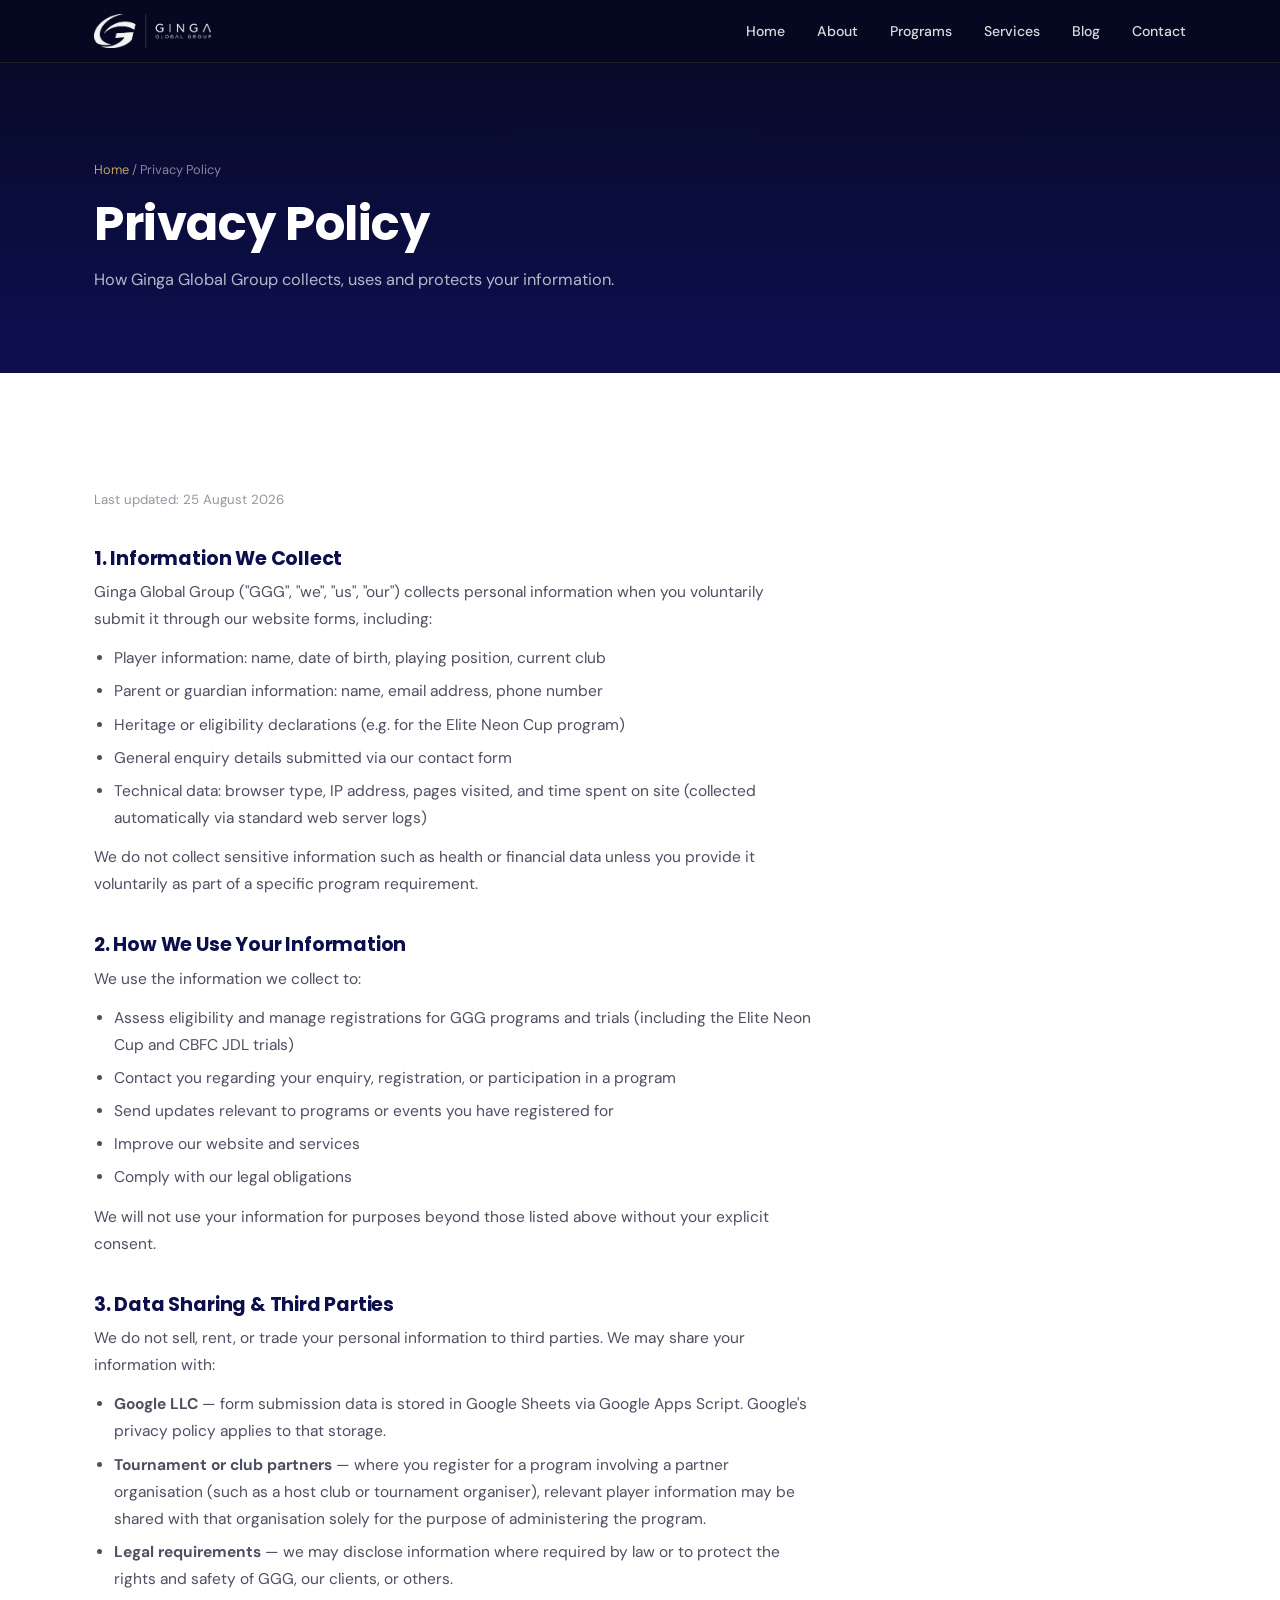
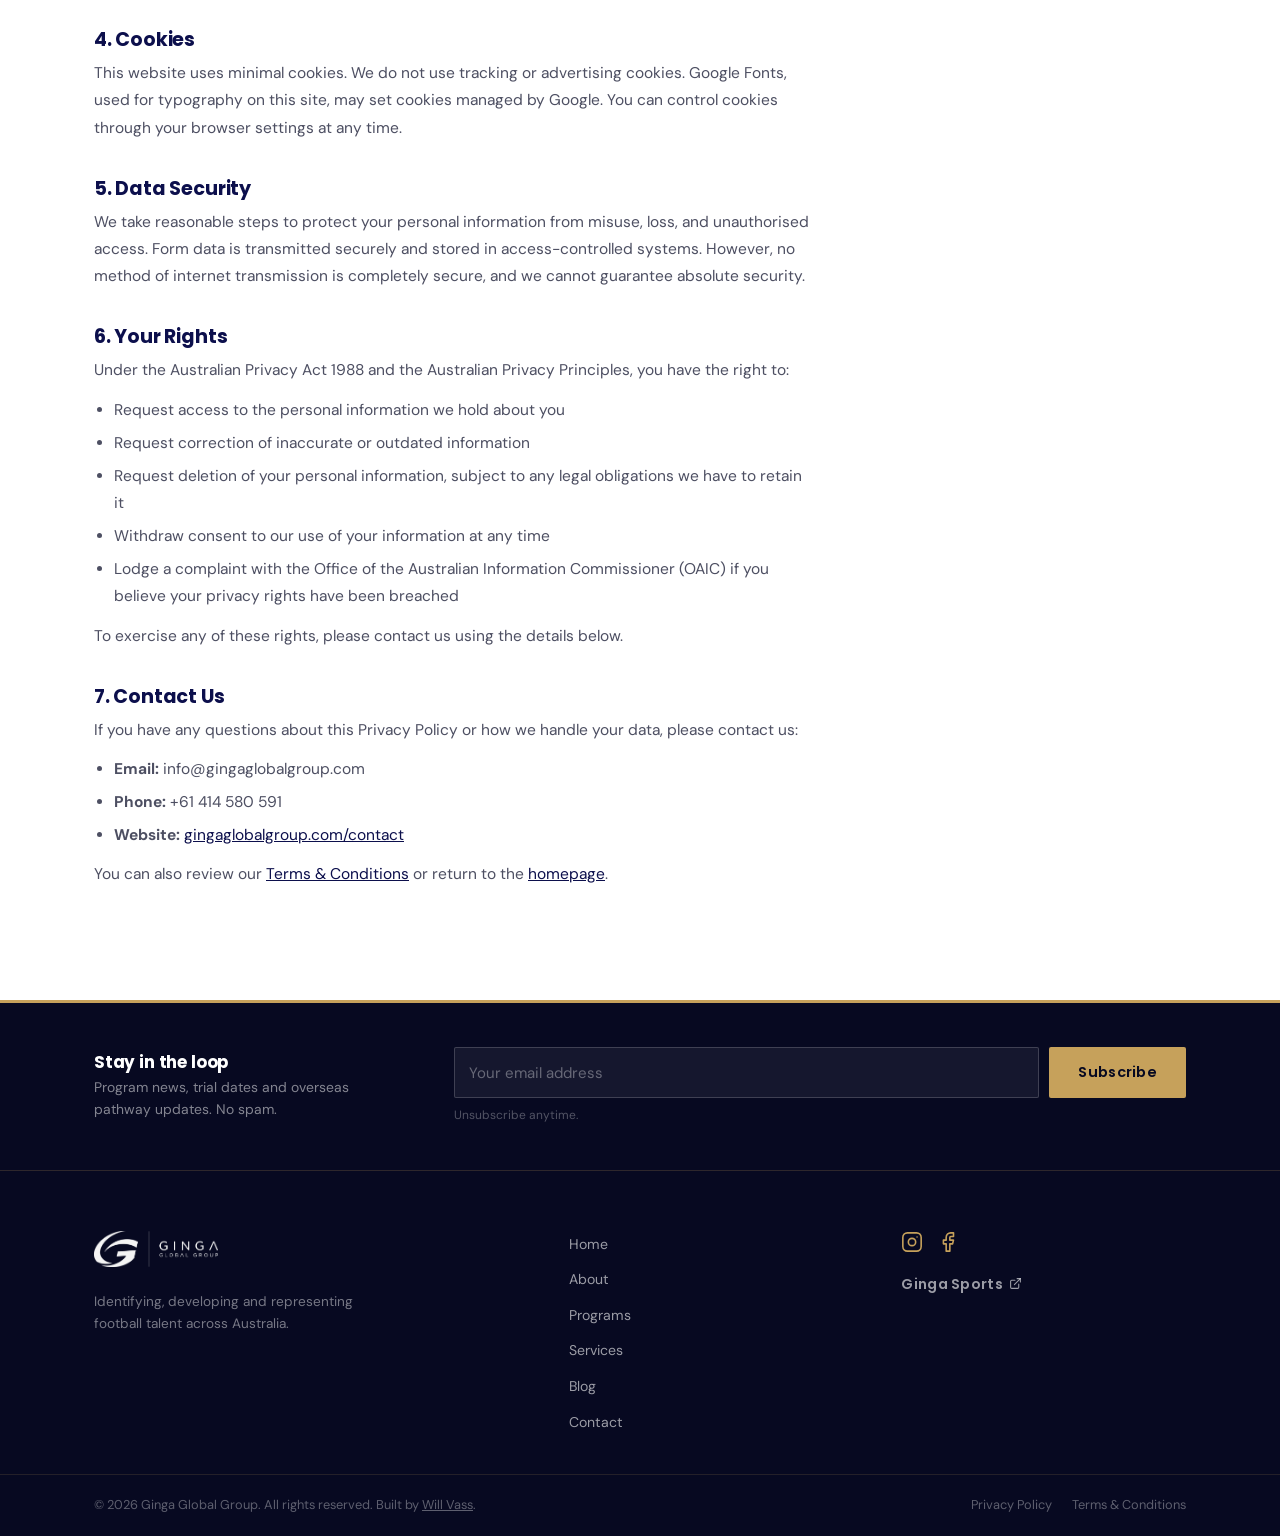
<file: privacy-policy.html>
<!DOCTYPE html>
<html lang="en">
<head>
<meta charset="UTF-8">
<link rel="icon" type="image/png" href="/favicon.png">
<meta name="viewport" content="width=device-width, initial-scale=1.0">
<title>Privacy Policy | Ginga Global Group</title>
<meta name="description" content="Privacy Policy for Ginga Global Group — how we collect, use and protect your information.">
<meta name="robots" content="noindex, nofollow">
<link rel="canonical" href="https://gingaglobalgroup.com/privacy-policy">
<link rel="preconnect" href="https://fonts.googleapis.com">
<link rel="preconnect" href="https://fonts.gstatic.com" crossorigin>
<link href="https://fonts.googleapis.com/css2?family=Poppins:wght@500;600;700;800&family=DM+Sans:wght@400;500;700&display=swap" rel="stylesheet">
<link rel="stylesheet" href="css/style.css">
<style>
  .legal-body { max-width:720px; }
  .legal-body h2 { font-size:1.2rem; color:var(--navy); margin:36px 0 10px; font-family:var(--font-head); }
  .legal-body p, .legal-body li { color:rgba(18,20,46,0.75); font-size:0.97rem; line-height:1.75; margin-bottom:12px; }
  .legal-body ul { padding-left:20px; margin-bottom:12px; }
  .legal-body li { margin-bottom:6px; }
  .legal-body a { color:var(--navy); text-decoration:underline; }
  .legal-updated { display:inline-block; font-size:0.83rem; color:rgba(18,20,46,0.45); margin-top:6px; }
</style>
</head>
<body>

<header>
  <nav class="nav">
    <a href="/" class="logo-link">
      <img src="images/logo.png" alt="Ginga Global Group logo" class="logo-img" onerror="this.style.display='none'; this.nextElementSibling.style.display='inline-block';">
      <span class="logo-text" style="display:none;">GINGA <span>GLOBAL GROUP</span></span>
    </a>
    <ul class="nav-links">
      <li><a href="/">Home</a></li>
      <li><a href="about">About</a></li>
      <li><a href="programs">Programs</a></li>
      <li><a href="services">Services</a></li>
      <li><a href="blog">Blog</a></li>
      <li><a href="contact">Contact</a></li>
    </ul>
    <button class="nav-toggle" id="navToggle" aria-label="Open menu"><span></span><span></span><span></span></button>
  </nav>
</header>

<section class="page-hero">
  <div class="wrap">
    <div class="breadcrumb"><a href="/">Home</a> / Privacy Policy</div>
    <h1>Privacy Policy</h1>
    <p>How Ginga Global Group collects, uses and protects your information.</p>
  </div>
</section>

<section class="about" style="padding-bottom:100px;">
  <div class="wrap">
    <div class="legal-body">
      <span class="legal-updated">Last updated: 25 August 2026</span>

      <h2>1. Information We Collect</h2>
      <p>Ginga Global Group ("GGG", "we", "us", "our") collects personal information when you voluntarily submit it through our website forms, including:</p>
      <ul>
        <li>Player information: name, date of birth, playing position, current club</li>
        <li>Parent or guardian information: name, email address, phone number</li>
        <li>Heritage or eligibility declarations (e.g. for the Elite Neon Cup program)</li>
        <li>General enquiry details submitted via our contact form</li>
        <li>Technical data: browser type, IP address, pages visited, and time spent on site (collected automatically via standard web server logs)</li>
      </ul>
      <p>We do not collect sensitive information such as health or financial data unless you provide it voluntarily as part of a specific program requirement.</p>

      <h2>2. How We Use Your Information</h2>
      <p>We use the information we collect to:</p>
      <ul>
        <li>Assess eligibility and manage registrations for GGG programs and trials (including the Elite Neon Cup and CBFC JDL trials)</li>
        <li>Contact you regarding your enquiry, registration, or participation in a program</li>
        <li>Send updates relevant to programs or events you have registered for</li>
        <li>Improve our website and services</li>
        <li>Comply with our legal obligations</li>
      </ul>
      <p>We will not use your information for purposes beyond those listed above without your explicit consent.</p>

      <h2>3. Data Sharing &amp; Third Parties</h2>
      <p>We do not sell, rent, or trade your personal information to third parties. We may share your information with:</p>
      <ul>
        <li><strong>Google LLC</strong> — form submission data is stored in Google Sheets via Google Apps Script. Google's privacy policy applies to that storage.</li>
        <li><strong>Tournament or club partners</strong> — where you register for a program involving a partner organisation (such as a host club or tournament organiser), relevant player information may be shared with that organisation solely for the purpose of administering the program.</li>
        <li><strong>Legal requirements</strong> — we may disclose information where required by law or to protect the rights and safety of GGG, our clients, or others.</li>
      </ul>

      <h2>4. Cookies</h2>
      <p>This website uses minimal cookies. We do not use tracking or advertising cookies. Google Fonts, used for typography on this site, may set cookies managed by Google. You can control cookies through your browser settings at any time.</p>

      <h2>5. Data Security</h2>
      <p>We take reasonable steps to protect your personal information from misuse, loss, and unauthorised access. Form data is transmitted securely and stored in access-controlled systems. However, no method of internet transmission is completely secure, and we cannot guarantee absolute security.</p>

      <h2>6. Your Rights</h2>
      <p>Under the Australian Privacy Act 1988 and the Australian Privacy Principles, you have the right to:</p>
      <ul>
        <li>Request access to the personal information we hold about you</li>
        <li>Request correction of inaccurate or outdated information</li>
        <li>Request deletion of your personal information, subject to any legal obligations we have to retain it</li>
        <li>Withdraw consent to our use of your information at any time</li>
        <li>Lodge a complaint with the Office of the Australian Information Commissioner (OAIC) if you believe your privacy rights have been breached</li>
      </ul>
      <p>To exercise any of these rights, please contact us using the details below.</p>

      <h2>7. Contact Us</h2>
      <p>If you have any questions about this Privacy Policy or how we handle your data, please contact us:</p>
      <ul>
        <li><strong>Email:</strong> info@gingaglobalgroup.com</li>
        <li><strong>Phone:</strong> +61 414 580 591</li>
        <li><strong>Website:</strong> <a href="contact">gingaglobalgroup.com/contact</a></li>
      </ul>
      <p>You can also review our <a href="terms-conditions">Terms &amp; Conditions</a> or return to the <a href="/">homepage</a>.</p>
    </div>
  </div>
</section>

<footer class="site-footer">
  <div class="footer-newsletter">
    <div class="wrap footer-newsletter-inner">
      <div class="footer-nl-copy">
        <h3>Stay in the loop</h3>
        <p>Program news, trial dates and overseas pathway updates. No spam.</p>
      </div>
      <div class="newsletter-wrap">
        <form class="newsletter-form" novalidate>
          <input type="text" name="company" tabindex="-1" autocomplete="off" class="honeypot" aria-hidden="true">
          <input type="hidden" name="formType" value="Newsletter">
          <input type="hidden" name="SourcePage" value="">
          <div class="nl-field">
            <div class="nl-row">
              <input type="email" name="Email" placeholder="Your email address" required autocomplete="email">
              <button type="submit" class="btn btn-gold">Subscribe</button>
            </div>
            <p class="nl-note">Unsubscribe anytime.</p>
          </div>
        </form>
      </div>
    </div>
  </div>
  <div class="footer-top">
    <div class="wrap footer-grid">
      <div class="footer-brand">
        <a href="/" class="logo-link">
          <img src="images/logo.png" alt="Ginga Global Group" class="logo-img" onerror="this.style.display='none'; this.nextElementSibling.style.display='inline-block';">
          <span class="logo-text" style="display:none;">GINGA <span>GLOBAL GROUP</span></span>
        </a>
        <p class="footer-tagline">Identifying, developing and representing football talent across Australia.</p>
      </div>
      <nav class="footer-nav" aria-label="Footer">
        <ul>
          <li><a href="/">Home</a></li>
          <li><a href="about">About</a></li>
          <li><a href="programs">Programs</a></li>
          <li><a href="services">Services</a></li>
          <li><a href="blog">Blog</a></li>
          <li><a href="contact">Contact</a></li>
        </ul>
      </nav>
      <div class="footer-connect">
        <div class="footer-social">
          <a href="https://instagram.com/gingaglobalgroup" target="_blank" rel="noopener noreferrer" aria-label="Instagram" class="footer-icon">
            <svg width="22" height="22" viewBox="0 0 24 24" fill="none" stroke="currentColor" stroke-width="1.75" stroke-linecap="round" stroke-linejoin="round" aria-hidden="true"><rect x="2" y="2" width="20" height="20" rx="5" ry="5"/><circle cx="12" cy="12" r="4"/><circle cx="17.5" cy="6.5" r="0.75" fill="currentColor" stroke="none"/></svg>
          </a>
          <a href="https://facebook.com/gingaglobalgroup" target="_blank" rel="noopener noreferrer" aria-label="Facebook" class="footer-icon">
            <svg width="22" height="22" viewBox="0 0 24 24" fill="none" stroke="currentColor" stroke-width="1.75" stroke-linecap="round" stroke-linejoin="round" aria-hidden="true"><path d="M18 2h-3a5 5 0 0 0-5 5v3H7v4h3v8h4v-8h3l1-4h-4V7a1 1 0 0 1 1-1h3z"/></svg>
          </a>
        </div>
        <a href="https://gingasports.com.au" target="_blank" rel="noopener noreferrer" class="footer-external">
          Ginga Sports
          <svg width="13" height="13" viewBox="0 0 24 24" fill="none" stroke="currentColor" stroke-width="2" stroke-linecap="round" stroke-linejoin="round" aria-hidden="true"><path d="M18 13v6a2 2 0 0 1-2 2H5a2 2 0 0 1-2-2V8a2 2 0 0 1 2-2h6"/><polyline points="15 3 21 3 21 9"/><line x1="10" y1="14" x2="21" y2="3"/></svg>
        </a>
      </div>
    </div>
  </div>
  <div class="footer-bottom">
    <div class="wrap footer-bottom-inner">
      <p>&copy; 2026 Ginga Global Group. All rights reserved. Built by <a href="https://bywillvass.com" target="_blank" rel="noopener noreferrer" style="text-decoration:underline">Will Vass</a>.</p>
      <div class="footer-legal">
        <a href="privacy-policy">Privacy Policy</a>
        <a href="terms-conditions">Terms &amp; Conditions</a>
      </div>
    </div>
  </div>
</footer>

<script src="js/main.js"></script>
</body>
</html>
</file>
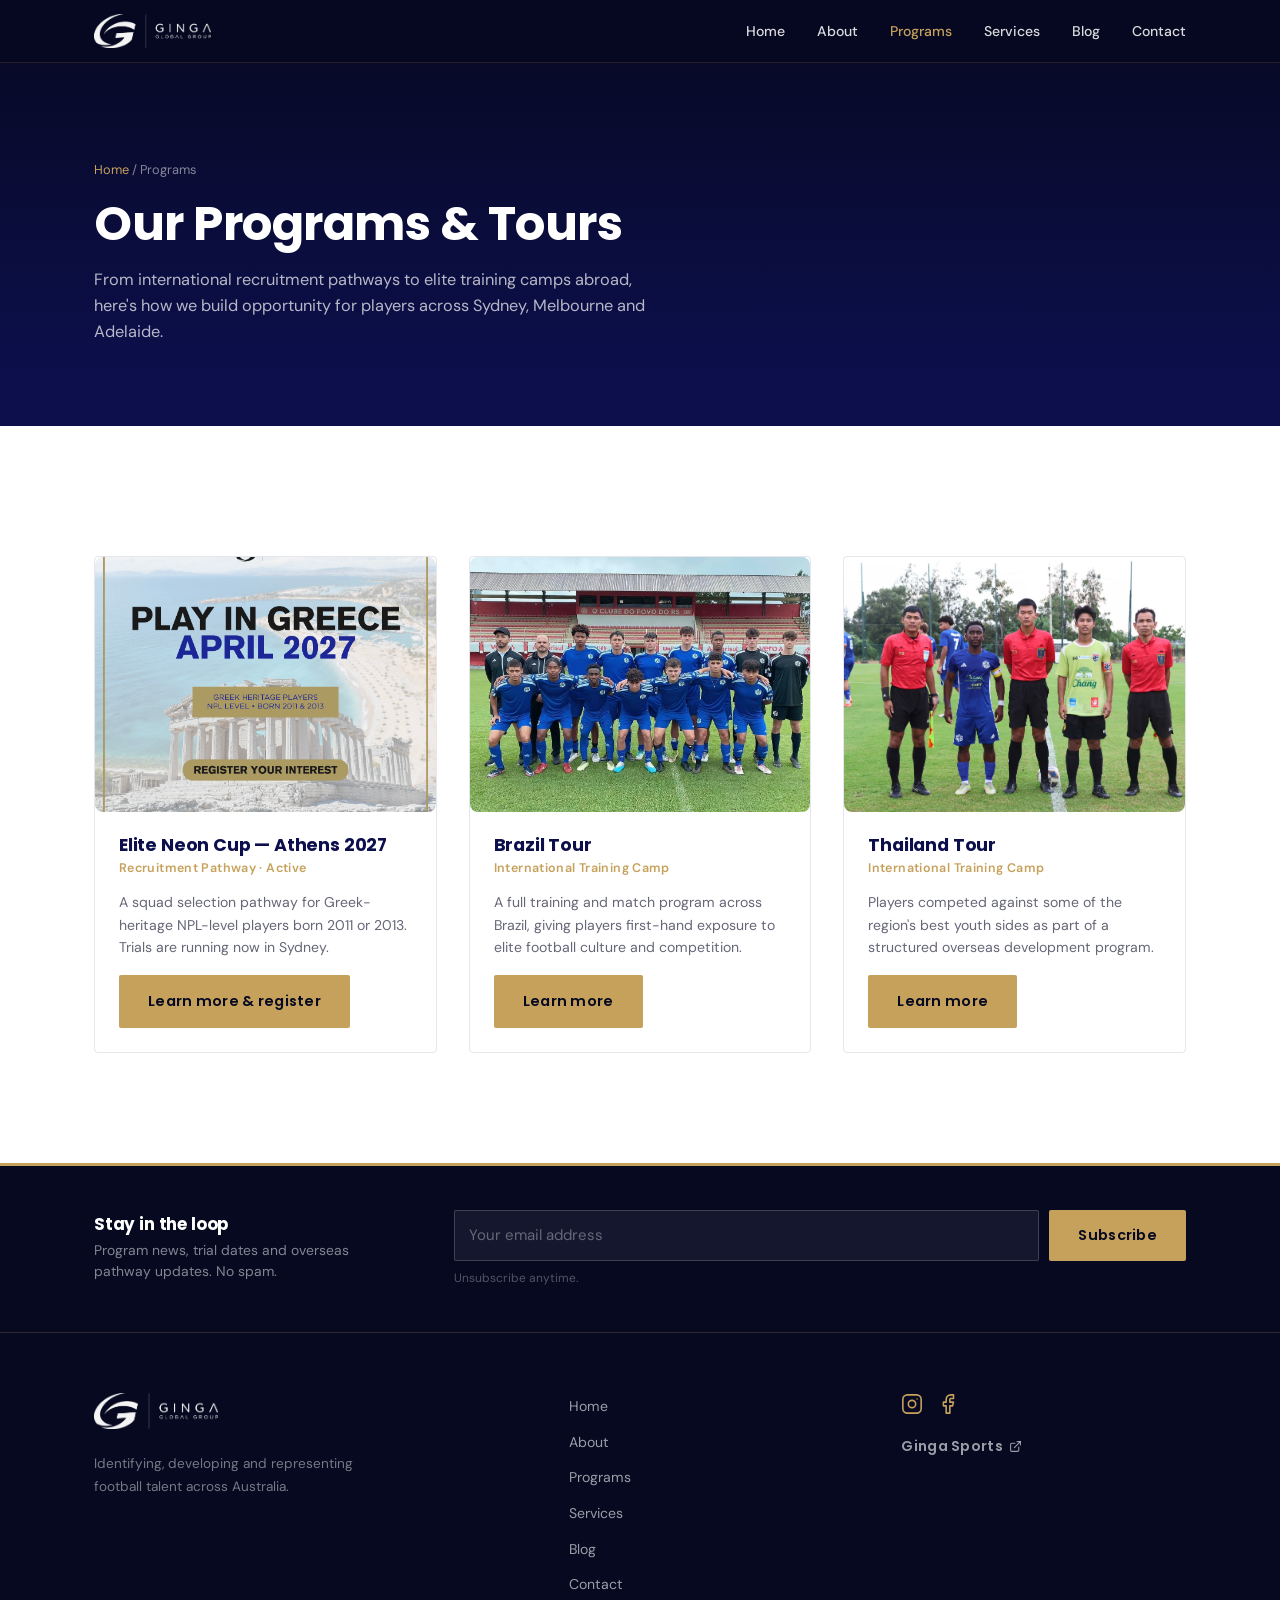
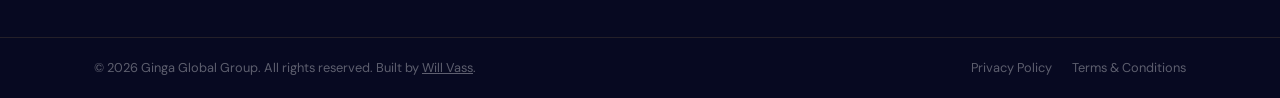
<file: programs.html>
<!DOCTYPE html>
<html lang="en">
<head>
<meta charset="UTF-8">
<link rel="icon" type="image/png" href="/favicon.png">
<meta name="viewport" content="width=device-width, initial-scale=1.0">
<title>Football Programs & International Tours Sydney | Ginga Global Group</title>
<meta name="description" content="Elite Neon Cup Athens 2027, Brazil Camp 2023 and Thailand Tour 2024 — international football programs run by Sydney's GGG for players across Sydney, Melbourne and Adelaide.">
<meta name="robots" content="index, follow">
<link rel="canonical" href="https://gingaglobalgroup.com/programs">
<meta property="og:type" content="website">
<meta property="og:site_name" content="Ginga Global Group">
<meta property="og:url" content="https://gingaglobalgroup.com/programs">
<meta property="og:title" content="Football Programs & International Tours Sydney | Ginga Global Group">
<meta property="og:description" content="Elite Neon Cup Athens 2027, Brazil Camp 2023 and Thailand Tour 2024 — international football programs run by Sydney's GGG for players across Sydney, Melbourne and Adelaide.">
<meta property="og:image" content="https://gingaglobalgroup.com/images/program-elite-neon-cup.jpg">
<meta name="twitter:card" content="summary_large_image">
<meta name="twitter:title" content="Football Programs & International Tours Sydney | Ginga Global Group">
<meta name="twitter:description" content="Elite Neon Cup Athens 2027, Brazil Camp 2023 and Thailand Tour 2024 — international football programs run by Sydney's GGG for players across Sydney, Melbourne and Adelaide.">
<meta name="twitter:image" content="https://gingaglobalgroup.com/images/program-elite-neon-cup.jpg">
<link rel="preconnect" href="https://fonts.googleapis.com">
<link rel="preconnect" href="https://fonts.gstatic.com" crossorigin>
<link href="https://fonts.googleapis.com/css2?family=Poppins:wght@500;600;700;800&family=DM+Sans:wght@400;500;700&display=swap" rel="stylesheet">
<link rel="stylesheet" href="css/style.css">
<script type="application/ld+json">
[
  {"@context":"https://schema.org","@type":"BreadcrumbList","itemListElement":[{"@type":"ListItem","position":1,"name":"Home","item":"https://gingaglobalgroup.com/"},{"@type":"ListItem","position":2,"name":"Programs","item":"https://gingaglobalgroup.com/programs"}]},
  {
    "@context": "https://schema.org",
    "@type": "ItemList",
    "name": "International Football Programs — Ginga Global Group Sydney",
    "itemListElement": [
      {
        "@type": "ListItem", "position": 1,
        "item": {"@type": "SportsEvent", "name": "Elite Neon Cup Athens 2027", "url": "https://gingaglobalgroup.com/elite-neon-cup", "location": {"@type": "Place", "name": "Athens, Greece"}, "organizer": {"@type": "Organization", "name": "Ginga Global Group"}, "description": "Youth football tournament in Athens, Greece. GGG is recruiting a predominantly Greek-heritage squad from NPL-level players in Sydney."}
      },
      {
        "@type": "ListItem", "position": 2,
        "item": {"@type": "SportsEvent", "name": "Brazil Football Camp 2023", "url": "https://gingaglobalgroup.com/brazil-camp", "location": {"@type": "Place", "name": "São Paulo & Rio de Janeiro, Brazil"}, "organizer": {"@type": "Organization", "name": "Ginga Global Group"}, "description": "Two-week football training camp in Brazil. Players trained at professional stadiums and competed against Corinthians, Botafogo and more."}
      },
      {
        "@type": "ListItem", "position": 3,
        "item": {"@type": "SportsEvent", "name": "Thailand Football Tour 2024", "url": "https://gingaglobalgroup.com/thailand-tour", "location": {"@type": "Place", "name": "Bangkok, Thailand"}, "organizer": {"@type": "Organization", "name": "Ginga Global Group"}, "description": "Football tour to Bangkok, Thailand. Players competed against Buriram United, the Thai National Team, Chonburi FC and more."}
      }
    ]
  }
]
</script>
<style>
  .program-hub-grid { display:grid; grid-template-columns:repeat(3,1fr); gap:32px; margin-top:20px; }
  @media (max-width:860px) { .program-hub-grid { grid-template-columns:1fr; } }
</style>
</head>
<body>

<header>
  <nav class="nav">
    <a href="/" class="logo-link">
      <img src="images/logo.png" alt="Ginga Global Group logo" class="logo-img" onerror="this.style.display='none'; this.nextElementSibling.style.display='inline-block';">
      <span class="logo-text" style="display:none;">GINGA <span>GLOBAL GROUP</span></span>
    </a>
    <ul class="nav-links">
      <li><a href="/">Home</a></li>
      <li><a href="about">About</a></li>
      <li><a href="programs" class="active">Programs</a></li>
      <li><a href="services">Services</a></li>
      <li><a href="blog">Blog</a></li>
      <li><a href="contact">Contact</a></li>
    </ul>
    <button class="nav-toggle" id="navToggle" aria-label="Open menu"><span></span><span></span><span></span></button>
  </nav>
</header>

<section class="page-hero">
  <div class="wrap">
    <div class="breadcrumb"><a href="/">Home</a> / Programs</div>
    <h1>Our Programs &amp; Tours</h1>
    <p>From international recruitment pathways to elite training camps abroad, here's how we build opportunity for players across Sydney, Melbourne and Adelaide.</p>
  </div>
</section>

<section class="about">
  <div class="wrap">
    <div class="program-hub-grid">

      <div class="story-card">
        <div class="img-slot" style="--ar:4/3;">
          <img src="images/program-elite-neon-cup.jpg" alt="Elite Neon Cup — Athens 2027" onerror="this.style.display='none'; this.nextElementSibling.style.display='flex';">
          <div class="img-slot-label"><b>images/program-elite-neon-cup.jpg</b></div>
        </div>
        <div class="story-body">
          <h2>Elite Neon Cup — Athens 2027</h2>
          <div class="meta">Recruitment Pathway · Active</div>
          <p>A squad selection pathway for Greek-heritage NPL-level players born 2011 or 2013. Trials are running now in Sydney.</p>
          <a href="elite-neon-cup" class="btn btn-gold" style="display:inline-flex; margin-top:16px;">Learn more &amp; register</a>
        </div>
      </div>

      <div class="story-card">
        <div class="img-slot" style="--ar:4/3;">
          <img src="images/program-brazil-tour.jpg" alt="Brazil Tour" onerror="this.style.display='none'; this.nextElementSibling.style.display='flex';">
          <div class="img-slot-label"><b>images/program-brazil-tour.jpg</b></div>
        </div>
        <div class="story-body">
          <h2>Brazil Tour</h2>
          <div class="meta">International Training Camp</div>
          <p>A full training and match program across Brazil, giving players first-hand exposure to elite football culture and competition.</p>
          <a href="brazil-camp" class="btn btn-gold" style="display:inline-flex; margin-top:16px;">Learn more</a>
        </div>
      </div>

      <div class="story-card">
        <div class="img-slot" style="--ar:4/3;">
          <img src="images/program-thailand-tour.jpg" alt="Thailand Tour" onerror="this.style.display='none'; this.nextElementSibling.style.display='flex';">
          <div class="img-slot-label"><b>images/program-thailand-tour.jpg</b></div>
        </div>
        <div class="story-body">
          <h2>Thailand Tour</h2>
          <div class="meta">International Training Camp</div>
          <p>Players competed against some of the region's best youth sides as part of a structured overseas development program.</p>
          <a href="thailand-tour" class="btn btn-gold" style="display:inline-flex; margin-top:16px;">Learn more</a>
        </div>
      </div>

    </div>
  </div>
</section>

<footer class="site-footer">
  <div class="footer-newsletter">
    <div class="wrap footer-newsletter-inner">
      <div class="footer-nl-copy">
        <h3>Stay in the loop</h3>
        <p>Program news, trial dates and overseas pathway updates. No spam.</p>
      </div>
      <div class="newsletter-wrap">
        <form class="newsletter-form" novalidate>
          <input type="text" name="company" tabindex="-1" autocomplete="off" class="honeypot" aria-hidden="true">
          <input type="hidden" name="formType" value="Newsletter">
          <input type="hidden" name="SourcePage" value="">
          <div class="nl-field">
            <div class="nl-row">
              <input type="email" name="Email" placeholder="Your email address" required autocomplete="email">
              <button type="submit" class="btn btn-gold">Subscribe</button>
            </div>
            <p class="nl-note">Unsubscribe anytime.</p>
          </div>
        </form>
      </div>
    </div>
  </div>
  <div class="footer-top">
    <div class="wrap footer-grid">
      <div class="footer-brand">
        <a href="/" class="logo-link">
          <img src="images/logo.png" alt="Ginga Global Group" class="logo-img" onerror="this.style.display='none'; this.nextElementSibling.style.display='inline-block';">
          <span class="logo-text" style="display:none;">GINGA <span>GLOBAL GROUP</span></span>
        </a>
        <p class="footer-tagline">Identifying, developing and representing football talent across Australia.</p>
      </div>
      <nav class="footer-nav" aria-label="Footer">
        <ul>
          <li><a href="/">Home</a></li>
          <li><a href="about">About</a></li>
          <li><a href="programs">Programs</a></li>
          <li><a href="services">Services</a></li>
          <li><a href="blog">Blog</a></li>
          <li><a href="contact">Contact</a></li>
        </ul>
      </nav>
      <div class="footer-connect">
        <div class="footer-social">
          <a href="https://instagram.com/gingaglobalgroup" target="_blank" rel="noopener noreferrer" aria-label="Instagram" class="footer-icon">
            <svg width="22" height="22" viewBox="0 0 24 24" fill="none" stroke="currentColor" stroke-width="1.75" stroke-linecap="round" stroke-linejoin="round" aria-hidden="true"><rect x="2" y="2" width="20" height="20" rx="5" ry="5"/><circle cx="12" cy="12" r="4"/><circle cx="17.5" cy="6.5" r="0.75" fill="currentColor" stroke="none"/></svg>
          </a>
          <a href="https://facebook.com/gingaglobalgroup" target="_blank" rel="noopener noreferrer" aria-label="Facebook" class="footer-icon">
            <svg width="22" height="22" viewBox="0 0 24 24" fill="none" stroke="currentColor" stroke-width="1.75" stroke-linecap="round" stroke-linejoin="round" aria-hidden="true"><path d="M18 2h-3a5 5 0 0 0-5 5v3H7v4h3v8h4v-8h3l1-4h-4V7a1 1 0 0 1 1-1h3z"/></svg>
          </a>
        </div>
        <a href="https://gingasports.com.au" target="_blank" rel="noopener noreferrer" class="footer-external">
          Ginga Sports
          <svg width="13" height="13" viewBox="0 0 24 24" fill="none" stroke="currentColor" stroke-width="2" stroke-linecap="round" stroke-linejoin="round" aria-hidden="true"><path d="M18 13v6a2 2 0 0 1-2 2H5a2 2 0 0 1-2-2V8a2 2 0 0 1 2-2h6"/><polyline points="15 3 21 3 21 9"/><line x1="10" y1="14" x2="21" y2="3"/></svg>
        </a>
      </div>
    </div>
  </div>
  <div class="footer-bottom">
    <div class="wrap footer-bottom-inner">
      <p>&copy; 2026 Ginga Global Group. All rights reserved. Built by <a href="https://bywillvass.com" target="_blank" rel="noopener noreferrer" style="text-decoration:underline">Will Vass</a>.</p>
      <div class="footer-legal">
        <a href="privacy-policy">Privacy Policy</a>
        <a href="terms-conditions">Terms &amp; Conditions</a>
      </div>
    </div>
  </div>
</footer>

<script src="js/main.js"></script>
</body>
</html>
</file>
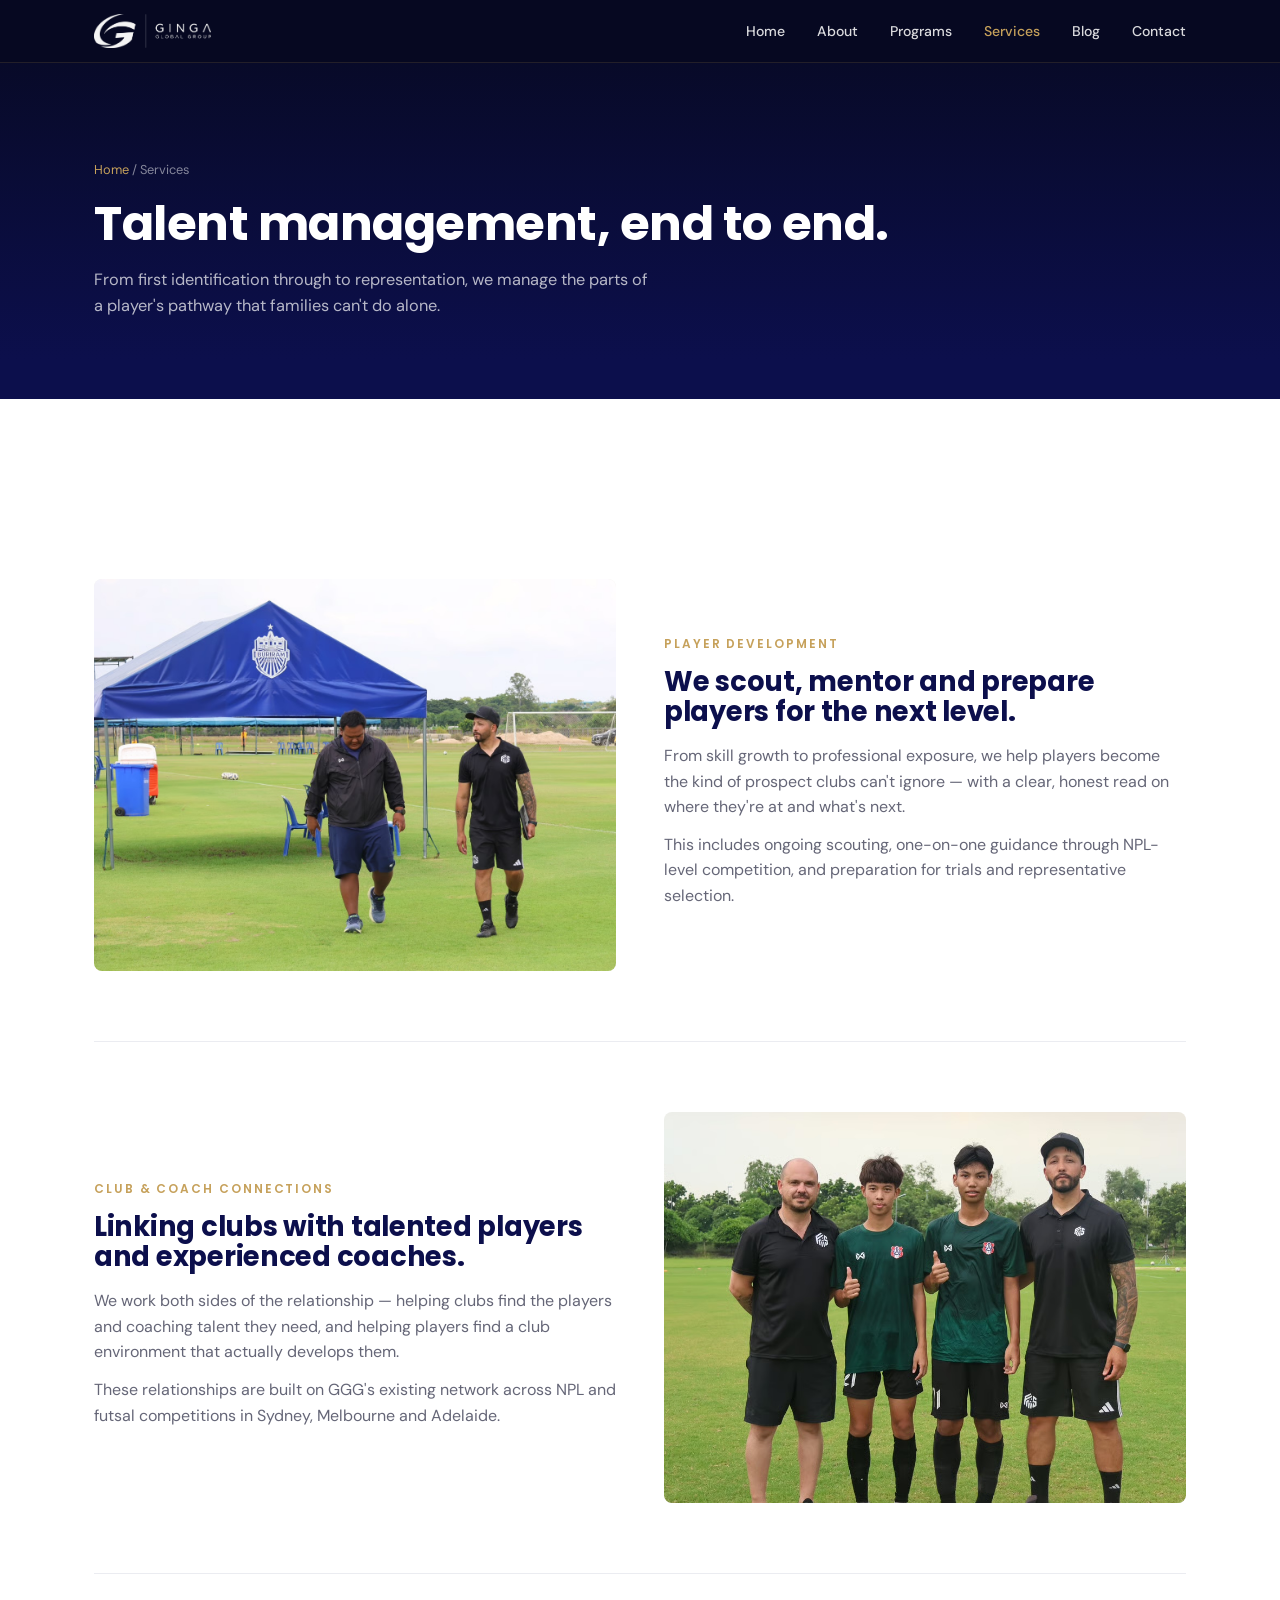
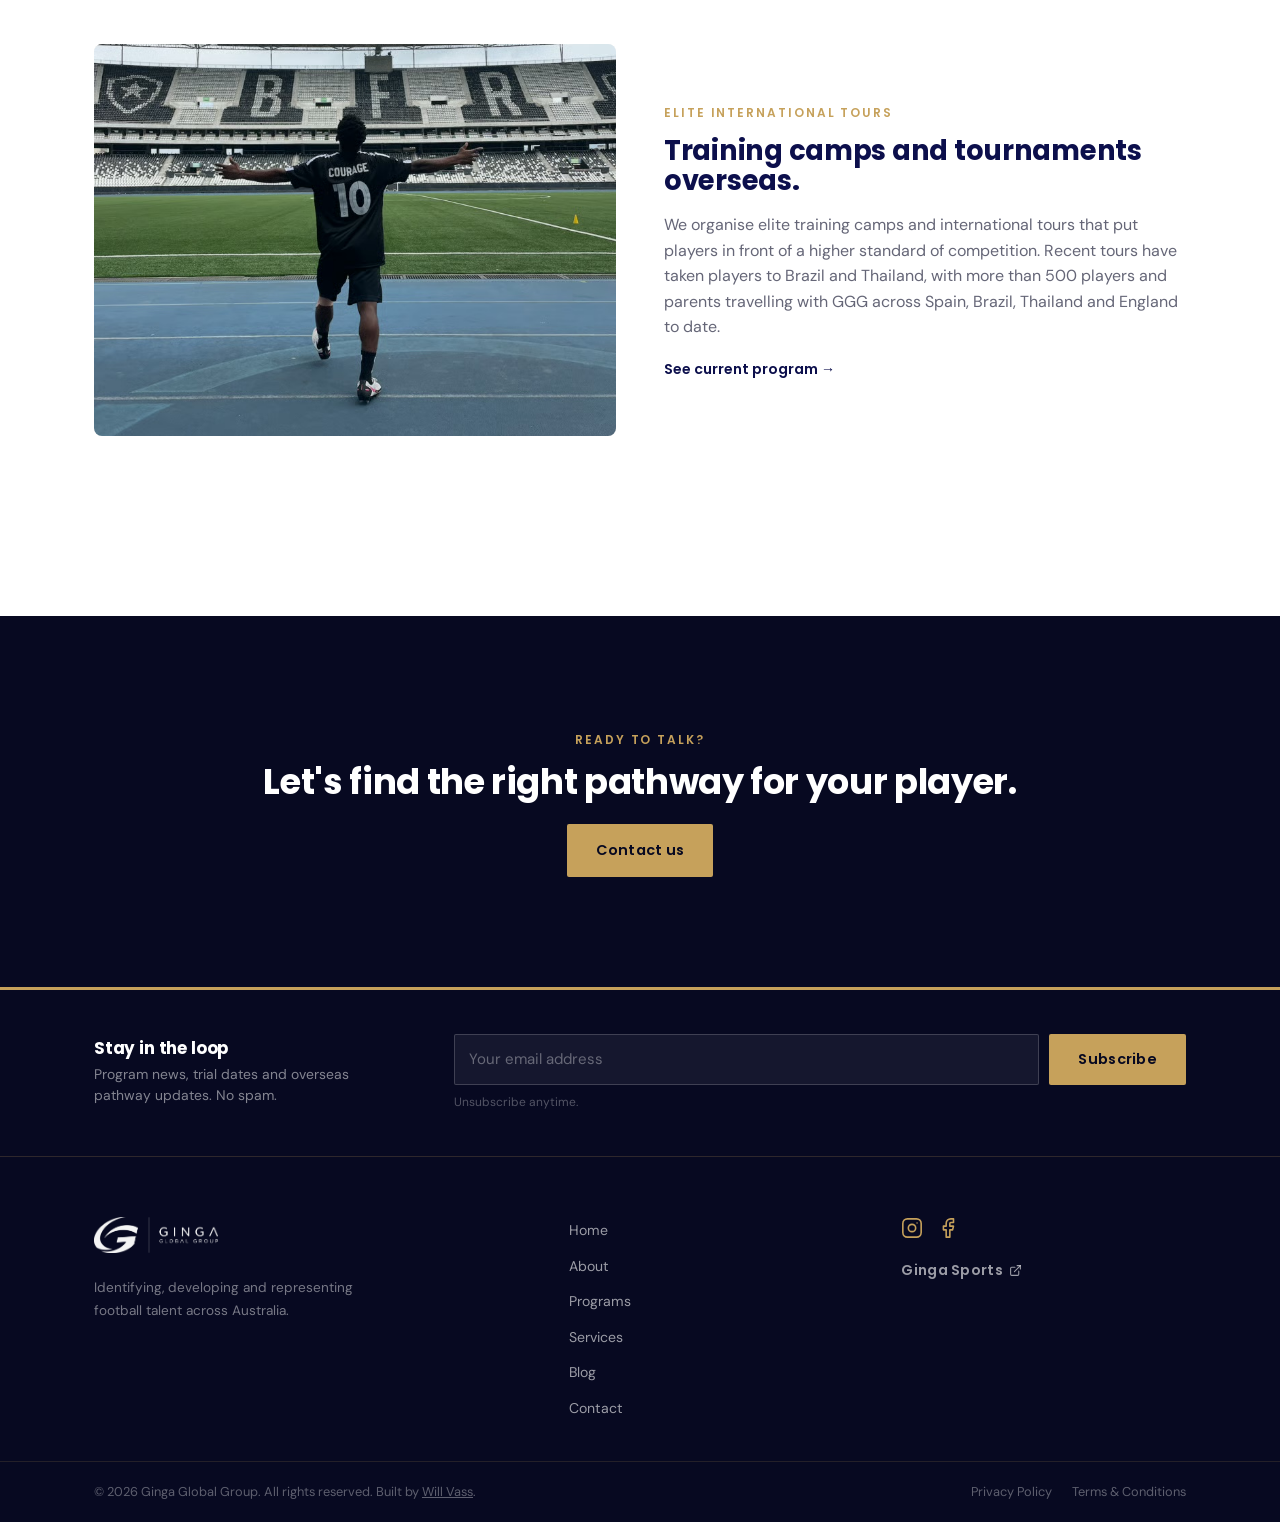
<file: services.html>
<!DOCTYPE html>
<html lang="en">
<head>
<meta charset="UTF-8">
<link rel="icon" type="image/png" href="/favicon.png">
<meta name="viewport" content="width=device-width, initial-scale=1.0">
<title>Football Agency Services Sydney | Player Development, Tours & Club Pathways | Ginga Global Group</title>
<meta name="description" content="Sydney football agency offering player development, club and coach connections, and elite international tours. GGG manages every step of a player's pathway — from identification to representation.">
<meta name="robots" content="index, follow">
<link rel="canonical" href="https://gingaglobalgroup.com/services">
<meta property="og:type" content="website">
<meta property="og:site_name" content="Ginga Global Group">
<meta property="og:url" content="https://gingaglobalgroup.com/services">
<meta property="og:title" content="Football Agency Services Sydney | Player Development, Tours & Club Pathways | Ginga Global Group">
<meta property="og:description" content="Sydney football agency offering player development, club and coach connections, and elite international tours. GGG manages every step of a player's pathway — from identification to representation.">
<meta property="og:image" content="https://gingaglobalgroup.com/images/service-development.jpg">
<meta name="twitter:card" content="summary_large_image">
<meta name="twitter:title" content="Football Agency Services Sydney | Player Development, Tours & Club Pathways | Ginga Global Group">
<meta name="twitter:description" content="Sydney football agency offering player development, club and coach connections, and elite international tours. GGG manages every step of a player's pathway — from identification to representation.">
<meta name="twitter:image" content="https://gingaglobalgroup.com/images/service-development.jpg">
<link rel="preconnect" href="https://fonts.googleapis.com">
<link rel="preconnect" href="https://fonts.gstatic.com" crossorigin>
<link href="https://fonts.googleapis.com/css2?family=Poppins:wght@500;600;700;800&family=DM+Sans:wght@400;500;700&display=swap" rel="stylesheet">
<link rel="stylesheet" href="css/style.css">
<script type="application/ld+json">
[
  {"@context":"https://schema.org","@type":"BreadcrumbList","itemListElement":[{"@type":"ListItem","position":1,"name":"Home","item":"https://gingaglobalgroup.com/"},{"@type":"ListItem","position":2,"name":"Services","item":"https://gingaglobalgroup.com/services"}]},
  {
    "@context": "https://schema.org",
    "@type": "ItemList",
    "name": "Football Agency Services — Ginga Global Group Sydney",
    "itemListElement": [
      {
        "@type": "ListItem", "position": 1,
        "item": {
          "@type": "Service",
          "name": "Football Player Development Sydney",
          "description": "Scouting, mentoring and preparing footballers for the next level of their pathway — from NPL competition through to professional and international opportunities.",
          "provider": {"@type": "LocalBusiness", "name": "Ginga Global Group", "url": "https://gingaglobalgroup.com"},
          "areaServed": "Sydney, NSW"
        }
      },
      {
        "@type": "ListItem", "position": 2,
        "item": {
          "@type": "Service",
          "name": "Club & Coach Connections",
          "description": "Connecting clubs with talented players and experienced coaches across NPL and futsal competitions in Sydney, Melbourne and Adelaide.",
          "provider": {"@type": "LocalBusiness", "name": "Ginga Global Group", "url": "https://gingaglobalgroup.com"},
          "areaServed": "Australia"
        }
      },
      {
        "@type": "ListItem", "position": 3,
        "item": {
          "@type": "Service",
          "name": "Elite International Football Tours Australia",
          "description": "Organised international training camps and tournaments for Australian football and futsal players — Brazil, Thailand, Spain and England.",
          "provider": {"@type": "LocalBusiness", "name": "Ginga Global Group", "url": "https://gingaglobalgroup.com"},
          "areaServed": "Australia"
        }
      }
    ]
  }
]
</script>
</head>
<body>

<header>
  <nav class="nav">
    <a href="/" class="logo-link">
      <img src="images/logo.png" alt="Ginga Global Group logo" class="logo-img" onerror="this.style.display='none'; this.nextElementSibling.style.display='inline-block';">
      <span class="logo-text" style="display:none;">GINGA <span>GLOBAL GROUP</span></span>
    </a>
    <ul class="nav-links">
      <li><a href="/">Home</a></li>
      <li><a href="about">About</a></li>
      <li><a href="programs">Programs</a></li>
      <li><a href="services" class="active">Services</a></li>
      <li><a href="blog">Blog</a></li>
      <li><a href="contact">Contact</a></li>
    </ul>
    <button class="nav-toggle" id="navToggle" aria-label="Open menu"><span></span><span></span><span></span></button>
  </nav>
</header>

<section class="page-hero">
  <div class="wrap">
    <div class="breadcrumb"><a href="/">Home</a> / Services</div>
    <h1>Talent management, end to end.</h1>
    <p>From first identification through to representation, we manage the parts of a player's pathway that families can't do alone.</p>
  </div>
</section>

<section class="about">
  <div class="wrap">
    <div class="service-detail">
      <div class="img-slot" style="--ar:4/3;">
        <img src="images/service-development.jpg" alt="Player development" style="object-position: center 60%;" onerror="this.style.display='none'; this.nextElementSibling.style.display='flex';">
        <div class="img-slot-label"><b>images/service-development.jpg</b><span>900×675px</span></div>
      </div>
      <div>
        <span class="eyebrow">Player Development</span>
        <h2>We scout, mentor and prepare players for the next level.</h2>
        <p>From skill growth to professional exposure, we help players become the kind of prospect clubs can't ignore — with a clear, honest read on where they're at and what's next.</p>
        <p>This includes ongoing scouting, one-on-one guidance through NPL-level competition, and preparation for trials and representative selection.</p>
      </div>
    </div>

    <div class="service-detail reverse">
      <div>
        <span class="eyebrow">Club &amp; Coach Connections</span>
        <h2>Linking clubs with talented players and experienced coaches.</h2>
        <p>We work both sides of the relationship — helping clubs find the players and coaching talent they need, and helping players find a club environment that actually develops them.</p>
        <p>These relationships are built on GGG's existing network across NPL and futsal competitions in Sydney, Melbourne and Adelaide.</p>
      </div>
      <div class="img-slot" style="--ar:4/3;">
        <img src="images/service-clubs.jpg" alt="Club and coach connections" onerror="this.style.display='none'; this.nextElementSibling.style.display='flex';">
        <div class="img-slot-label"><b>images/service-clubs.jpg</b><span>900×675px</span></div>
      </div>
    </div>

    <div class="service-detail">
      <div class="img-slot" style="--ar:4/3;">
        <img src="images/service-tours.jpg" alt="Elite international tours" style="object-position: 50% 72%;" onerror="this.style.display='none'; this.nextElementSibling.style.display='flex';">
        <div class="img-slot-label"><b>images/service-tours.jpg</b><span>900×675px</span></div>
      </div>
      <div>
        <span class="eyebrow">Elite International Tours</span>
        <h2>Training camps and tournaments overseas.</h2>
        <p>We organise elite training camps and international tours that put players in front of a higher standard of competition. Recent tours have taken players to Brazil and Thailand, with more than 500 players and parents travelling with GGG across Spain, Brazil, Thailand and England to date.</p>
        <a href="programs" class="btn-text" style="margin-top:6px; color:var(--navy);">See current program →</a>
      </div>
    </div>
  </div>
</section>

<section class="contact">
  <div class="wrap" style="grid-template-columns:1fr; text-align:center;">
    <div>
      <span class="eyebrow">Ready to talk?</span>
      <h2 style="font-size:clamp(1.7rem,3vw,2.2rem); margin-bottom:22px;">Let's find the right pathway for your player.</h2>
      <a href="contact" class="btn btn-gold">Contact us</a>
    </div>
  </div>
</section>

<footer class="site-footer">
  <div class="footer-newsletter">
    <div class="wrap footer-newsletter-inner">
      <div class="footer-nl-copy">
        <h3>Stay in the loop</h3>
        <p>Program news, trial dates and overseas pathway updates. No spam.</p>
      </div>
      <div class="newsletter-wrap">
        <form class="newsletter-form" novalidate>
          <input type="text" name="company" tabindex="-1" autocomplete="off" class="honeypot" aria-hidden="true">
          <input type="hidden" name="formType" value="Newsletter">
          <input type="hidden" name="SourcePage" value="">
          <div class="nl-field">
            <div class="nl-row">
              <input type="email" name="Email" placeholder="Your email address" required autocomplete="email">
              <button type="submit" class="btn btn-gold">Subscribe</button>
            </div>
            <p class="nl-note">Unsubscribe anytime.</p>
          </div>
        </form>
      </div>
    </div>
  </div>
  <div class="footer-top">
    <div class="wrap footer-grid">
      <div class="footer-brand">
        <a href="/" class="logo-link">
          <img src="images/logo.png" alt="Ginga Global Group" class="logo-img" onerror="this.style.display='none'; this.nextElementSibling.style.display='inline-block';">
          <span class="logo-text" style="display:none;">GINGA <span>GLOBAL GROUP</span></span>
        </a>
        <p class="footer-tagline">Identifying, developing and representing football talent across Australia.</p>
      </div>
      <nav class="footer-nav" aria-label="Footer">
        <ul>
          <li><a href="/">Home</a></li>
          <li><a href="about">About</a></li>
          <li><a href="programs">Programs</a></li>
          <li><a href="services">Services</a></li>
          <li><a href="blog">Blog</a></li>
          <li><a href="contact">Contact</a></li>
        </ul>
      </nav>
      <div class="footer-connect">
        <div class="footer-social">
          <a href="https://instagram.com/gingaglobalgroup" target="_blank" rel="noopener noreferrer" aria-label="Instagram" class="footer-icon">
            <svg width="22" height="22" viewBox="0 0 24 24" fill="none" stroke="currentColor" stroke-width="1.75" stroke-linecap="round" stroke-linejoin="round" aria-hidden="true"><rect x="2" y="2" width="20" height="20" rx="5" ry="5"/><circle cx="12" cy="12" r="4"/><circle cx="17.5" cy="6.5" r="0.75" fill="currentColor" stroke="none"/></svg>
          </a>
          <a href="https://facebook.com/gingaglobalgroup" target="_blank" rel="noopener noreferrer" aria-label="Facebook" class="footer-icon">
            <svg width="22" height="22" viewBox="0 0 24 24" fill="none" stroke="currentColor" stroke-width="1.75" stroke-linecap="round" stroke-linejoin="round" aria-hidden="true"><path d="M18 2h-3a5 5 0 0 0-5 5v3H7v4h3v8h4v-8h3l1-4h-4V7a1 1 0 0 1 1-1h3z"/></svg>
          </a>
        </div>
        <a href="https://gingasports.com.au" target="_blank" rel="noopener noreferrer" class="footer-external">
          Ginga Sports
          <svg width="13" height="13" viewBox="0 0 24 24" fill="none" stroke="currentColor" stroke-width="2" stroke-linecap="round" stroke-linejoin="round" aria-hidden="true"><path d="M18 13v6a2 2 0 0 1-2 2H5a2 2 0 0 1-2-2V8a2 2 0 0 1 2-2h6"/><polyline points="15 3 21 3 21 9"/><line x1="10" y1="14" x2="21" y2="3"/></svg>
        </a>
      </div>
    </div>
  </div>
  <div class="footer-bottom">
    <div class="wrap footer-bottom-inner">
      <p>&copy; 2026 Ginga Global Group. All rights reserved. Built by <a href="https://bywillvass.com" target="_blank" rel="noopener noreferrer" style="text-decoration:underline">Will Vass</a>.</p>
      <div class="footer-legal">
        <a href="privacy-policy">Privacy Policy</a>
        <a href="terms-conditions">Terms &amp; Conditions</a>
      </div>
    </div>
  </div>
</footer>

<script src="js/main.js"></script>
</body>
</html>
</file>
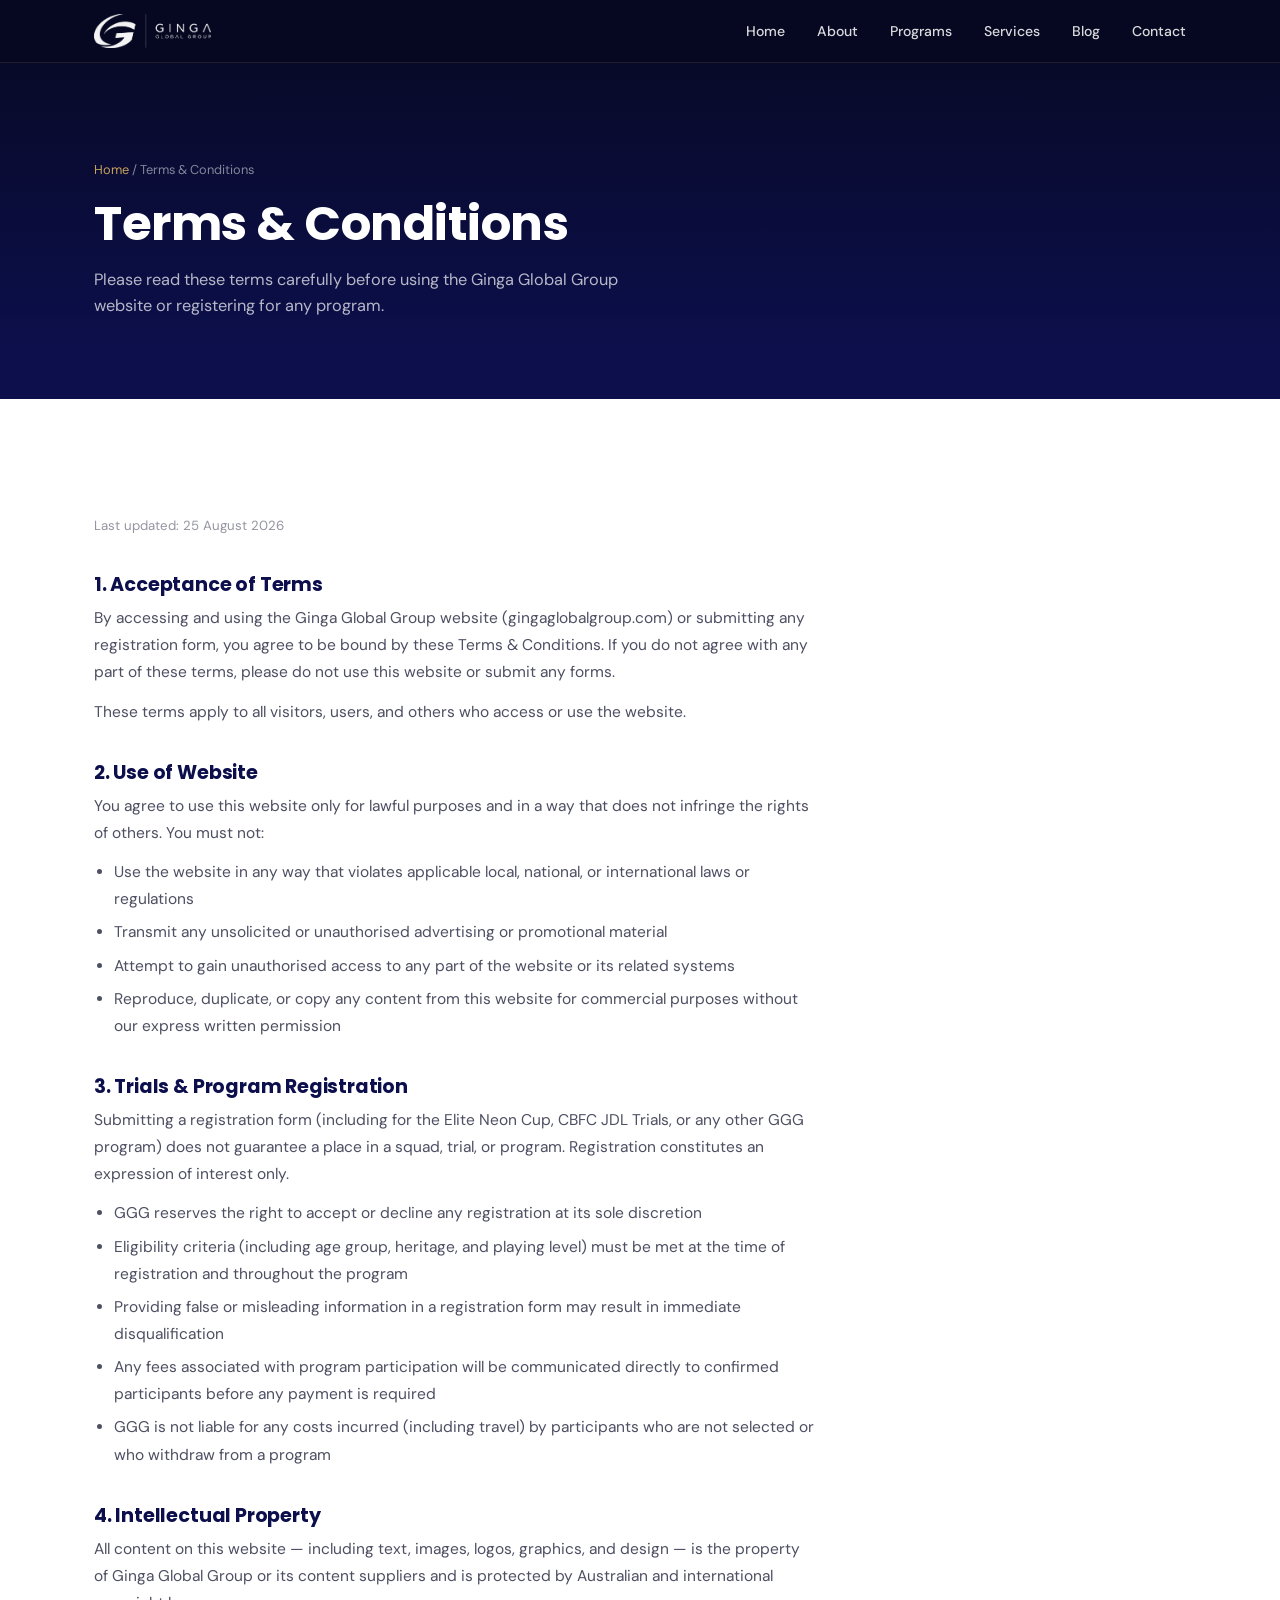
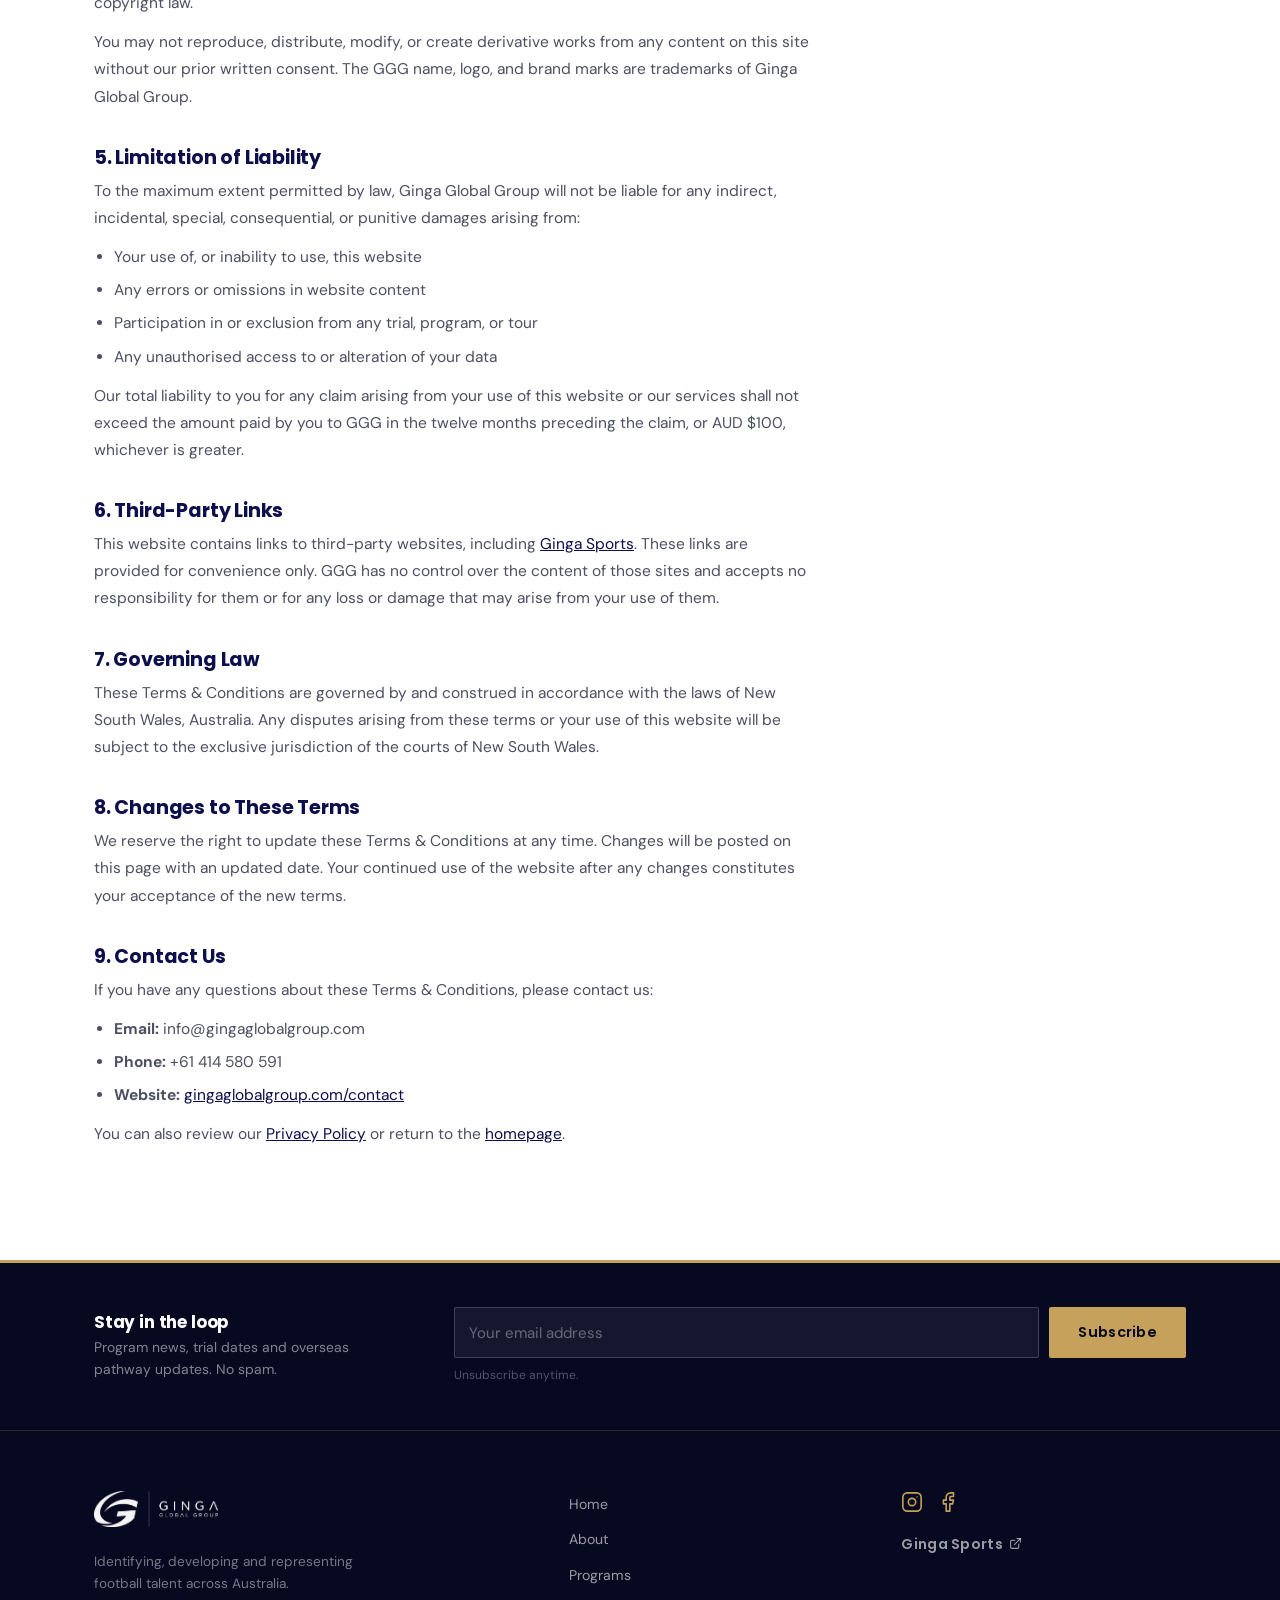
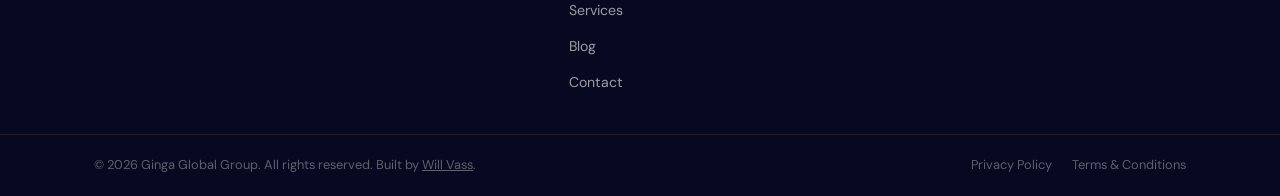
<file: terms-conditions.html>
<!DOCTYPE html>
<html lang="en">
<head>
<meta charset="UTF-8">
<link rel="icon" type="image/png" href="/favicon.png">
<meta name="viewport" content="width=device-width, initial-scale=1.0">
<title>Terms &amp; Conditions | Ginga Global Group</title>
<meta name="description" content="Terms and Conditions for using the Ginga Global Group website and registering for programs.">
<meta name="robots" content="noindex, nofollow">
<link rel="canonical" href="https://gingaglobalgroup.com/terms-conditions">
<link rel="preconnect" href="https://fonts.googleapis.com">
<link rel="preconnect" href="https://fonts.gstatic.com" crossorigin>
<link href="https://fonts.googleapis.com/css2?family=Poppins:wght@500;600;700;800&family=DM+Sans:wght@400;500;700&display=swap" rel="stylesheet">
<link rel="stylesheet" href="css/style.css">
<style>
  .legal-body { max-width:720px; }
  .legal-body h2 { font-size:1.2rem; color:var(--navy); margin:36px 0 10px; font-family:var(--font-head); }
  .legal-body p, .legal-body li { color:rgba(18,20,46,0.75); font-size:0.97rem; line-height:1.75; margin-bottom:12px; }
  .legal-body ul { padding-left:20px; margin-bottom:12px; }
  .legal-body li { margin-bottom:6px; }
  .legal-body a { color:var(--navy); text-decoration:underline; }
  .legal-updated { display:inline-block; font-size:0.83rem; color:rgba(18,20,46,0.45); margin-top:6px; }
</style>
</head>
<body>

<header>
  <nav class="nav">
    <a href="/" class="logo-link">
      <img src="images/logo.png" alt="Ginga Global Group logo" class="logo-img" onerror="this.style.display='none'; this.nextElementSibling.style.display='inline-block';">
      <span class="logo-text" style="display:none;">GINGA <span>GLOBAL GROUP</span></span>
    </a>
    <ul class="nav-links">
      <li><a href="/">Home</a></li>
      <li><a href="about">About</a></li>
      <li><a href="programs">Programs</a></li>
      <li><a href="services">Services</a></li>
      <li><a href="blog">Blog</a></li>
      <li><a href="contact">Contact</a></li>
    </ul>
    <button class="nav-toggle" id="navToggle" aria-label="Open menu"><span></span><span></span><span></span></button>
  </nav>
</header>

<section class="page-hero">
  <div class="wrap">
    <div class="breadcrumb"><a href="/">Home</a> / Terms &amp; Conditions</div>
    <h1>Terms &amp; Conditions</h1>
    <p>Please read these terms carefully before using the Ginga Global Group website or registering for any program.</p>
  </div>
</section>

<section class="about" style="padding-bottom:100px;">
  <div class="wrap">
    <div class="legal-body">
      <span class="legal-updated">Last updated: 25 August 2026</span>

      <h2>1. Acceptance of Terms</h2>
      <p>By accessing and using the Ginga Global Group website (gingaglobalgroup.com) or submitting any registration form, you agree to be bound by these Terms &amp; Conditions. If you do not agree with any part of these terms, please do not use this website or submit any forms.</p>
      <p>These terms apply to all visitors, users, and others who access or use the website.</p>

      <h2>2. Use of Website</h2>
      <p>You agree to use this website only for lawful purposes and in a way that does not infringe the rights of others. You must not:</p>
      <ul>
        <li>Use the website in any way that violates applicable local, national, or international laws or regulations</li>
        <li>Transmit any unsolicited or unauthorised advertising or promotional material</li>
        <li>Attempt to gain unauthorised access to any part of the website or its related systems</li>
        <li>Reproduce, duplicate, or copy any content from this website for commercial purposes without our express written permission</li>
      </ul>

      <h2>3. Trials &amp; Program Registration</h2>
      <p>Submitting a registration form (including for the Elite Neon Cup, CBFC JDL Trials, or any other GGG program) does not guarantee a place in a squad, trial, or program. Registration constitutes an expression of interest only.</p>
      <ul>
        <li>GGG reserves the right to accept or decline any registration at its sole discretion</li>
        <li>Eligibility criteria (including age group, heritage, and playing level) must be met at the time of registration and throughout the program</li>
        <li>Providing false or misleading information in a registration form may result in immediate disqualification</li>
        <li>Any fees associated with program participation will be communicated directly to confirmed participants before any payment is required</li>
        <li>GGG is not liable for any costs incurred (including travel) by participants who are not selected or who withdraw from a program</li>
      </ul>

      <h2>4. Intellectual Property</h2>
      <p>All content on this website — including text, images, logos, graphics, and design — is the property of Ginga Global Group or its content suppliers and is protected by Australian and international copyright law.</p>
      <p>You may not reproduce, distribute, modify, or create derivative works from any content on this site without our prior written consent. The GGG name, logo, and brand marks are trademarks of Ginga Global Group.</p>

      <h2>5. Limitation of Liability</h2>
      <p>To the maximum extent permitted by law, Ginga Global Group will not be liable for any indirect, incidental, special, consequential, or punitive damages arising from:</p>
      <ul>
        <li>Your use of, or inability to use, this website</li>
        <li>Any errors or omissions in website content</li>
        <li>Participation in or exclusion from any trial, program, or tour</li>
        <li>Any unauthorised access to or alteration of your data</li>
      </ul>
      <p>Our total liability to you for any claim arising from your use of this website or our services shall not exceed the amount paid by you to GGG in the twelve months preceding the claim, or AUD $100, whichever is greater.</p>

      <h2>6. Third-Party Links</h2>
      <p>This website contains links to third-party websites, including <a href="https://gingasports.com.au" target="_blank" rel="noopener noreferrer">Ginga Sports</a>. These links are provided for convenience only. GGG has no control over the content of those sites and accepts no responsibility for them or for any loss or damage that may arise from your use of them.</p>

      <h2>7. Governing Law</h2>
      <p>These Terms &amp; Conditions are governed by and construed in accordance with the laws of New South Wales, Australia. Any disputes arising from these terms or your use of this website will be subject to the exclusive jurisdiction of the courts of New South Wales.</p>

      <h2>8. Changes to These Terms</h2>
      <p>We reserve the right to update these Terms &amp; Conditions at any time. Changes will be posted on this page with an updated date. Your continued use of the website after any changes constitutes your acceptance of the new terms.</p>

      <h2>9. Contact Us</h2>
      <p>If you have any questions about these Terms &amp; Conditions, please contact us:</p>
      <ul>
        <li><strong>Email:</strong> info@gingaglobalgroup.com</li>
        <li><strong>Phone:</strong> +61 414 580 591</li>
        <li><strong>Website:</strong> <a href="contact">gingaglobalgroup.com/contact</a></li>
      </ul>
      <p>You can also review our <a href="privacy-policy">Privacy Policy</a> or return to the <a href="/">homepage</a>.</p>
    </div>
  </div>
</section>

<footer class="site-footer">
  <div class="footer-newsletter">
    <div class="wrap footer-newsletter-inner">
      <div class="footer-nl-copy">
        <h3>Stay in the loop</h3>
        <p>Program news, trial dates and overseas pathway updates. No spam.</p>
      </div>
      <div class="newsletter-wrap">
        <form class="newsletter-form" novalidate>
          <input type="text" name="company" tabindex="-1" autocomplete="off" class="honeypot" aria-hidden="true">
          <input type="hidden" name="formType" value="Newsletter">
          <input type="hidden" name="SourcePage" value="">
          <div class="nl-field">
            <div class="nl-row">
              <input type="email" name="Email" placeholder="Your email address" required autocomplete="email">
              <button type="submit" class="btn btn-gold">Subscribe</button>
            </div>
            <p class="nl-note">Unsubscribe anytime.</p>
          </div>
        </form>
      </div>
    </div>
  </div>
  <div class="footer-top">
    <div class="wrap footer-grid">
      <div class="footer-brand">
        <a href="/" class="logo-link">
          <img src="images/logo.png" alt="Ginga Global Group" class="logo-img" onerror="this.style.display='none'; this.nextElementSibling.style.display='inline-block';">
          <span class="logo-text" style="display:none;">GINGA <span>GLOBAL GROUP</span></span>
        </a>
        <p class="footer-tagline">Identifying, developing and representing football talent across Australia.</p>
      </div>
      <nav class="footer-nav" aria-label="Footer">
        <ul>
          <li><a href="/">Home</a></li>
          <li><a href="about">About</a></li>
          <li><a href="programs">Programs</a></li>
          <li><a href="services">Services</a></li>
          <li><a href="blog">Blog</a></li>
          <li><a href="contact">Contact</a></li>
        </ul>
      </nav>
      <div class="footer-connect">
        <div class="footer-social">
          <a href="https://instagram.com/gingaglobalgroup" target="_blank" rel="noopener noreferrer" aria-label="Instagram" class="footer-icon">
            <svg width="22" height="22" viewBox="0 0 24 24" fill="none" stroke="currentColor" stroke-width="1.75" stroke-linecap="round" stroke-linejoin="round" aria-hidden="true"><rect x="2" y="2" width="20" height="20" rx="5" ry="5"/><circle cx="12" cy="12" r="4"/><circle cx="17.5" cy="6.5" r="0.75" fill="currentColor" stroke="none"/></svg>
          </a>
          <a href="https://facebook.com/gingaglobalgroup" target="_blank" rel="noopener noreferrer" aria-label="Facebook" class="footer-icon">
            <svg width="22" height="22" viewBox="0 0 24 24" fill="none" stroke="currentColor" stroke-width="1.75" stroke-linecap="round" stroke-linejoin="round" aria-hidden="true"><path d="M18 2h-3a5 5 0 0 0-5 5v3H7v4h3v8h4v-8h3l1-4h-4V7a1 1 0 0 1 1-1h3z"/></svg>
          </a>
        </div>
        <a href="https://gingasports.com.au" target="_blank" rel="noopener noreferrer" class="footer-external">
          Ginga Sports
          <svg width="13" height="13" viewBox="0 0 24 24" fill="none" stroke="currentColor" stroke-width="2" stroke-linecap="round" stroke-linejoin="round" aria-hidden="true"><path d="M18 13v6a2 2 0 0 1-2 2H5a2 2 0 0 1-2-2V8a2 2 0 0 1 2-2h6"/><polyline points="15 3 21 3 21 9"/><line x1="10" y1="14" x2="21" y2="3"/></svg>
        </a>
      </div>
    </div>
  </div>
  <div class="footer-bottom">
    <div class="wrap footer-bottom-inner">
      <p>&copy; 2026 Ginga Global Group. All rights reserved. Built by <a href="https://bywillvass.com" target="_blank" rel="noopener noreferrer" style="text-decoration:underline">Will Vass</a>.</p>
      <div class="footer-legal">
        <a href="privacy-policy">Privacy Policy</a>
        <a href="terms-conditions">Terms &amp; Conditions</a>
      </div>
    </div>
  </div>
</footer>

<script src="js/main.js"></script>
</body>
</html>
</file>
<file: css/style.css>
:root{
  --navy: #0C0F4C;
  --navy-deep: #070921;
  --white: #FFFFFF;
  --cream: #F5F4EF;
  --gold: #C6A15B;
  --gold-soft: rgba(198,161,91,0.35);
  --ink: #12142E;
  --font-head: 'Poppins', 'Gotham', sans-serif;
  --font-body: 'DM Sans', sans-serif;
}

*{margin:0;padding:0;box-sizing:border-box;}
html{scroll-behavior:smooth;}
body{
  font-family:var(--font-body);
  color:var(--ink);
  background:var(--white);
  line-height:1.6;
  -webkit-font-smoothing:antialiased;
}
h1,h2,h3,h4{font-family:var(--font-head); line-height:1.1; letter-spacing:-0.01em;}
a{color:inherit;text-decoration:none;}
img{max-width:100%;display:block;}
section{position:relative;}
.wrap{max-width:1140px;margin:0 auto;padding:0 24px;}
.eyebrow{
  font-family:var(--font-head);
  font-size:0.75rem;
  font-weight:600;
  letter-spacing:0.16em;
  text-transform:uppercase;
  color:var(--gold);
  display:inline-block;
  margin-bottom:14px;
}
.btn{
  display:inline-flex;
  align-items:center;
  gap:8px;
  padding:14px 28px;
  border-radius:2px;
  font-family:var(--font-head);
  font-weight:600;
  font-size:0.9rem;
  letter-spacing:0.02em;
  cursor:pointer;
  border:1px solid transparent;
  transition:all .2s ease;
}
.btn-gold{background:var(--gold); color:var(--navy-deep);}
.btn-gold:hover{background:#d6b476;}
.btn-outline{background:transparent; border-color:var(--gold-soft); color:var(--white);}
.btn-outline:hover{border-color:var(--gold); background:rgba(198,161,91,0.08);}
.btn-outline-dark{background:transparent; border:1px solid rgba(12,15,76,0.25); color:var(--navy);}
.btn-outline-dark:hover{border-color:var(--navy);}
.btn-text{font-family:var(--font-head); font-weight:600; font-size:0.88rem; color:var(--navy); display:inline-flex; align-items:center; gap:6px;}
.light-on-dark .btn-text{color:var(--gold);}

/* ---------- header ---------- */
header{
  position:fixed; top:0; left:0; right:0; z-index:100;
  background:rgba(7,9,33,0.94);
  backdrop-filter:blur(6px);
  border-bottom:1px solid rgba(198,161,91,0.15);
}
.nav{display:flex; align-items:center; justify-content:space-between; padding:14px 24px; max-width:1140px; margin:0 auto;}
.logo-link{display:flex; align-items:center; gap:10px;}
.logo-img{height:34px; width:auto; display:block;}
.logo-text{font-family:var(--font-head); font-weight:700; color:var(--white); font-size:1rem; letter-spacing:0.04em;}
.logo-text span{color:var(--gold);}
.nav-links{display:flex; gap:32px; list-style:none;}
.nav-links a{color:var(--white); font-size:0.88rem; font-weight:500; opacity:0.85; transition:opacity .2s;}
.nav-links a:hover, .nav-links a.active{opacity:1; color:var(--gold);}
.nav-toggle{display:none; flex-direction:column; gap:5px; cursor:pointer; background:none; border:none;}
.nav-toggle span{width:22px; height:2px; background:var(--white);}

/* ---------- page header (inner pages) ---------- */
.page-hero{
  background:linear-gradient(180deg, var(--navy-deep), var(--navy) 90%);
  color:var(--white);
  padding:160px 0 80px;
}
.page-hero h1{font-size:clamp(2.1rem,4vw,3rem); font-weight:700; margin-bottom:16px;}
.page-hero p{color:rgba(255,255,255,0.7); max-width:560px; font-size:1.02rem;}
.breadcrumb{font-size:0.8rem; color:rgba(255,255,255,0.5); margin-bottom:18px;}
.breadcrumb a{color:var(--gold);}

/* ---------- hero (home) ---------- */
.hero{
  background:linear-gradient(180deg, var(--navy-deep), var(--navy) 60%, var(--navy));
  color:var(--white);
  padding:220px 0 180px;
  overflow:hidden;
}
.hero .wrap{display:grid; grid-template-columns:1.1fr 0.9fr; gap:40px; align-items:center;}
.hero h1{font-size:clamp(2.4rem, 5vw, 3.6rem); font-weight:700; margin-bottom:22px;}
.hero p{font-size:1.05rem; color:rgba(255,255,255,0.75); max-width:480px; margin-bottom:34px;}
.hero-actions{display:flex; gap:14px; flex-wrap:wrap;}
.pitch-graphic{position:relative; height:380px;}
.pitch-graphic svg{width:100%; height:100%;}

/* ---------- section headings ---------- */
.sec-head{max-width:620px; margin-bottom:52px;}
.sec-head h2{font-size:clamp(1.8rem,3vw,2.4rem); font-weight:700;}
.sec-head p{color:rgba(18,20,46,0.65); margin-top:14px; font-size:1.02rem;}
.sec-head-row{display:flex; justify-content:space-between; align-items:flex-end; gap:24px; margin-bottom:52px; flex-wrap:wrap;}
.light-on-dark .sec-head h2, .light-on-dark .sec-head p{color:var(--white);}
.light-on-dark .sec-head p{color:rgba(255,255,255,0.65);}

/* ---------- image placeholder system ---------- */
.img-slot{
  position:relative;
  aspect-ratio:var(--ar, 4/3);
  border-radius:8px;
  overflow:hidden;
  background:var(--cream);
}
.img-slot img{width:100%; height:100%; object-fit:cover; display:block;}
.img-slot-label{
  display:none;
  position:absolute; inset:0;
  align-items:center; justify-content:center; flex-direction:column; gap:4px;
  text-align:center; padding:16px;
  background:var(--cream);
  color:var(--navy);
  font-size:0.78rem;
}
.img-slot-label b{font-family:var(--font-head); font-size:0.72rem; letter-spacing:0.04em; color:var(--navy);}
.img-slot-label span{color:rgba(18,20,46,0.5); font-size:0.7rem;}
.light-on-dark .img-slot{background:rgba(255,255,255,0.04);}
.light-on-dark .img-slot-label{background:rgba(255,255,255,0.04); color:var(--white);}
.light-on-dark .img-slot-label span{color:rgba(255,255,255,0.45);}

/* ---------- about ---------- */
.about{padding:110px 0; background:var(--white);}
.about-grid{display:grid; grid-template-columns:1fr 1fr; gap:60px; align-items:center;}
.about-stat{border-top:1px solid rgba(12,15,76,0.12); padding-top:16px; margin-top:26px;}
.about-stat b{font-family:var(--font-head); display:block; font-size:1.6rem; color:var(--navy);}
.about-stat span{font-size:0.85rem; color:rgba(18,20,46,0.55);}
.stat-row{display:grid; grid-template-columns:1fr 1fr; gap:20px; margin-top:30px;}

/* ---------- glance grid (trial/event detail panels) ---------- */
.glance-grid{display:grid; grid-template-columns:repeat(4,1fr); gap:24px;}
.glance-item{border-top:2px solid var(--gold); padding:20px 0;}
.glance-label{display:block; font-family:var(--font-head); font-size:0.7rem; font-weight:600; letter-spacing:0.12em; text-transform:uppercase; color:var(--gold); margin-bottom:8px;}
.glance-value{display:block; font-size:0.95rem; font-weight:500; color:var(--navy); line-height:1.5;}

.team-grid{display:grid; grid-template-columns:1fr 1fr; gap:40px; margin-top:20px;}
.team-card h3{font-size:1.25rem; color:var(--navy); margin:18px 0 2px;}
.team-card .role{color:var(--gold); font-size:0.8rem; font-weight:600; letter-spacing:0.06em; text-transform:uppercase; margin-bottom:14px; display:block;}
.team-card p{font-size:0.92rem; color:rgba(18,20,46,0.65);}

.story-grid{display:grid; grid-template-columns:1fr 1fr; gap:32px; margin-top:20px;}
.story-card{border:1px solid rgba(12,15,76,0.1); border-radius:4px; overflow:hidden;}
.story-card .story-body{padding:24px;}
.story-card h2,.story-card h3{font-size:1.1rem; color:var(--navy);}
.story-card .meta{font-size:0.78rem; color:var(--gold); margin:4px 0 12px; font-weight:600; letter-spacing:0.03em;}
.story-card p{font-size:0.88rem; color:rgba(18,20,46,0.65);}

/* ---------- programs ---------- */
.programs{background:var(--navy); color:var(--white); padding:110px 0;}
.program-card{
  background:rgba(255,255,255,0.03);
  border:1px solid rgba(198,161,91,0.25);
  border-radius:4px;
  padding:48px;
  display:grid;
  grid-template-columns:1fr 1fr;
  gap:48px;
}
.program-card h3{font-size:1.7rem; margin-bottom:14px;}
.program-card p{color:rgba(255,255,255,0.72); margin-bottom:20px;}
.criteria-list{list-style:none; margin:24px 0;}
.criteria-list li{padding:8px 0 8px 24px; position:relative; color:rgba(255,255,255,0.8); font-size:0.94rem; border-bottom:1px solid rgba(255,255,255,0.08);}
.criteria-list li:before{content:"—"; position:absolute; left:0; color:var(--gold);}

/* ---------- forms ---------- */
form{display:flex; flex-direction:column; gap:14px;}
.form-row{display:grid; grid-template-columns:1fr 1fr; gap:14px;}
label{font-size:0.78rem; font-weight:500; letter-spacing:0.03em; text-transform:uppercase; color:rgba(255,255,255,0.55); margin-bottom:4px; display:block;}
input, select, textarea{
  width:100%;
  padding:12px 14px;
  background:rgba(255,255,255,0.06);
  border:1px solid rgba(255,255,255,0.18);
  border-radius:2px;
  color:var(--white);
  font-family:var(--font-body);
  font-size:0.94rem;
}
input::placeholder, textarea::placeholder{color:rgba(255,255,255,0.35);}
input:focus, select:focus, textarea:focus{outline:2px solid var(--gold); outline-offset:1px; border-color:var(--gold);}
select option{color:#111;}
.checkbox-row{display:flex; align-items:flex-start; gap:10px;}
.checkbox-row input{width:auto; margin-top:3px;}
.checkbox-row label{text-transform:none; font-size:0.85rem; color:rgba(255,255,255,0.7); letter-spacing:0;}
.form-status{font-size:0.85rem; min-height:20px; padding-top:4px;}
.form-status.ok{color:#7fd39a;}
.form-status.err{color:#e08787;}
.honeypot{position:absolute; left:-9999px;}

/* dark-form-on-light variant (used on light-background pages) */
.form-dark label{color:rgba(18,20,46,0.55);}
.form-dark input, .form-dark select, .form-dark textarea{background:var(--white); border-color:rgba(12,15,76,0.18); color:var(--ink);}
.form-dark input::placeholder, .form-dark textarea::placeholder{color:rgba(18,20,46,0.35);}
.form-dark .checkbox-row label{color:rgba(18,20,46,0.7);}

/* ---------- services ---------- */
.services{padding:110px 0; background:var(--cream);}
.service-grid{display:grid; grid-template-columns:repeat(3,1fr); gap:32px;}
.service-card{background:var(--white); padding:34px 28px; border:1px solid rgba(12,15,76,0.08); border-radius:4px;}
.service-card h3{font-size:1.15rem; margin-bottom:12px; color:var(--navy);}
.service-card p{font-size:0.92rem; color:rgba(18,20,46,0.65);}
.service-mark{width:34px; height:34px; margin-bottom:18px;}

.service-detail{display:grid; grid-template-columns:1fr 1fr; gap:48px; align-items:center; padding:70px 0; border-bottom:1px solid rgba(12,15,76,0.08);}
.service-detail:last-child{border-bottom:none;}
.service-detail.reverse .img-slot{order:2;}
.service-detail h2{font-size:1.7rem; color:var(--navy); margin-bottom:16px;}
.service-detail p{color:rgba(18,20,46,0.65); margin-bottom:12px;}

/* ---------- equip ---------- */
.equip{padding:110px 0; background:var(--navy); color:var(--white);}
.equip-grid{display:grid; grid-template-columns:1fr 1fr; gap:60px; align-items:center;}
.equip h2{font-size:clamp(1.8rem,3vw,2.4rem); font-weight:700; margin-bottom:16px;}
.equip p{color:rgba(255,255,255,0.72); max-width:480px;}

/* ---------- blog ---------- */
.blog{padding:110px 0; background:var(--white);}
.blog-grid{display:grid; grid-template-columns:repeat(3,1fr); gap:28px;}
.blog-card{border:1px solid rgba(12,15,76,0.1); border-radius:4px; overflow:hidden; display:flex; flex-direction:column;}
.blog-card .img-slot{--ar: 16/9; border-radius:0; border-left:none; border-right:none; border-top:none;}
.blog-card .img-slot img{object-position: center 20%;}
.blog-card-body{padding:28px; flex:1; display:flex; flex-direction:column;}
.blog-tag{font-size:0.72rem; font-weight:600; letter-spacing:0.1em; text-transform:uppercase; color:var(--gold); margin-bottom:10px;}
.blog-tag.tag-link{text-decoration:none; display:inline-block; cursor:pointer; transition:opacity .15s;}
.blog-tag.tag-link:hover{opacity:0.65;}
.blog-filter-bar{margin-bottom:36px;}
.blog-filters{display:flex; flex-wrap:wrap; gap:10px;}
.blog-filter-btn{font-family:var(--font-head); font-size:0.76rem; font-weight:600; letter-spacing:0.08em; text-transform:uppercase; padding:9px 22px; border-radius:100px; border:1.5px solid rgba(12,15,76,0.2); background:transparent; color:rgba(18,20,46,0.55); cursor:pointer; transition:border-color .18s, color .18s, background .18s;}
.blog-filter-btn:hover{border-color:var(--navy); color:var(--navy);}
.blog-filter-btn.active{background:var(--navy); color:var(--white); border-color:var(--navy);}
.blog-series-bar{margin-top:12px; padding-top:12px; border-top:1px solid rgba(12,15,76,0.1);}
.blog-card h3{font-size:1.25rem; color:var(--navy); margin-bottom:10px;}
.blog-card p{color:rgba(18,20,46,0.65); font-size:0.92rem; margin-bottom:18px;}
.blog-read{font-size:0.85rem; font-weight:600; color:var(--navy); margin-top:auto;}
.blog-empty, .blog-post-empty{padding:40px; text-align:center; color:rgba(18,20,46,0.5); border:1px dashed rgba(12,15,76,0.2); border-radius:4px;}

.post-header{padding:160px 0 50px; background:var(--navy-deep); color:var(--white);}
.post-header .blog-tag{margin-bottom:14px;}
.post-header h1{font-size:clamp(1.9rem,4vw,2.6rem);}
.post-header .post-meta{color:rgba(255,255,255,0.55); font-size:0.85rem; margin-top:14px;}
.post-body{padding:60px 0 100px;}
.post-body .img-slot{--ar:16/9; margin-bottom:40px;}
.post-body .img-slot img{object-position: center 20%;}
.post-content{max-width:720px; margin:0 auto; font-size:1.02rem; color:rgba(18,20,46,0.8);}
.post-content p{margin-bottom:18px;}
.post-inline-img{margin:28px 0;} .post-inline-img img{width:100%; border-radius:10px; display:block;}
.post-content-wrap{max-width:720px; margin:0 auto;}
/* Post body styles. Mirrors .blog-content in the CRM (ggg-crm src/app/globals.css) so posts look the same in the editor. */
.post-content > *{margin:0;} .post-content p{margin-bottom:0;}
.post-content > * + *{margin-top:18px;}
.post-content h2, .post-content h3, .post-content .headline{font-family:var(--font-head); color:var(--navy); font-weight:700; letter-spacing:-0.01em;}
.post-content h2{font-size:1.75rem; line-height:1.15; margin-top:44px;}
.post-content h3{font-size:1.25rem; line-height:1.25; margin-top:32px;}
.post-content h2 + *, .post-content h3 + *{margin-top:12px;}
.post-content .headline{font-size:clamp(1.7rem,3.6vw,2.15rem); line-height:1.1; margin-top:10px;}
.post-content .kicker{font-family:var(--font-head); font-size:0.74rem; font-weight:600; letter-spacing:0.12em; text-transform:uppercase; color:var(--gold);}
.post-content .kicker + .headline{margin-top:8px;}
.post-content .lead{font-size:1.2rem; line-height:1.6; font-weight:500; color:var(--navy);}
.post-content strong{font-weight:700; color:var(--navy);}
.post-content a{color:var(--navy); text-decoration:underline; text-decoration-color:var(--gold); text-underline-offset:3px;}
.post-content blockquote{border-left:3px solid var(--gold); padding:4px 0 4px 22px; font-family:var(--font-head); font-size:1.2rem; font-weight:500; line-height:1.5; color:var(--navy);}
.post-content blockquote p + p{margin-top:10px;}
.post-content .info{background:rgba(12,15,76,0.04); border-left:3px solid var(--gold); padding:2px 20px; color:var(--navy);}
.post-content :not(.info) + .info, .post-content .info:first-child{padding-top:16px;}
.post-content .info:not(:has(+ .info)){padding-bottom:16px;}
.post-content .info + .info{margin-top:0;}
.post-content .ends{display:flex; align-items:center; gap:18px; margin-top:40px; font-family:var(--font-head); font-size:0.8rem; font-weight:700; letter-spacing:0.2em; text-transform:uppercase; color:var(--navy);}
.post-content .ends::before, .post-content .ends::after{content:""; flex:1; height:1px; background:rgba(12,15,76,0.15);}
.post-content .ends + *{margin-top:32px;}
.post-content .boilerplate{font-size:0.92rem; color:rgba(18,20,46,0.65);}
.post-content .small{font-size:0.85rem; color:rgba(18,20,46,0.6);}
.post-content ul, .post-content ol{padding-left:1.4rem;}
.post-content ul{list-style:disc;}
.post-content ol{list-style:decimal;}
.post-content li + li{margin-top:6px;}
.post-content li::marker{color:var(--gold);}
.post-content hr{border:0; height:1px; background:rgba(12,15,76,0.15); margin:36px 0;}

/* ---------- contact ---------- */
.contact{background:var(--navy-deep); color:var(--white); padding:110px 0;}
.contact .wrap{display:grid; grid-template-columns:0.8fr 1fr; gap:60px;}
.contact-info p{color:rgba(255,255,255,0.65); margin-bottom:22px;}
.contact-line{margin-bottom:14px; font-size:0.95rem;}
.contact-line b{display:block; color:var(--gold); font-size:0.72rem; letter-spacing:0.1em; text-transform:uppercase; margin-bottom:4px;}
.social-row{display:flex; gap:14px; margin-top:24px;}
.social-row a{width:36px; height:36px; border:1px solid rgba(198,161,91,0.4); border-radius:50%; display:flex; align-items:center; justify-content:center; font-size:0.8rem;}
.social-row a:hover{background:var(--gold); color:var(--navy-deep);}

/* ---------- site footer ---------- */
.site-footer{background:var(--navy-deep); border-top:3px solid var(--gold);}
.footer-top{padding:60px 0 40px;}
.footer-grid{display:grid; grid-template-columns:1.5fr 1fr 1fr; gap:48px; align-items:start;}
.footer-brand .logo-img{height:36px; margin-bottom:14px;}
.footer-tagline{color:rgba(255,255,255,0.45); font-size:0.85rem; margin-top:10px; max-width:260px; line-height:1.65;}
.footer-nav ul{list-style:none; display:flex; flex-direction:column; gap:10px; margin:0; padding:0;}
.footer-nav a{color:rgba(255,255,255,0.6); font-size:0.88rem; transition:color .2s;}
.footer-nav a:hover{color:var(--gold);}
.footer-connect{display:flex; flex-direction:column; gap:20px;}
.footer-social{display:flex; gap:14px;}
.footer-icon{color:var(--gold); transition:color .2s; display:flex; align-items:center;}
.footer-icon:hover{color:var(--white);}
.footer-icon svg{width:22px; height:22px;}
.footer-external{display:inline-flex; align-items:center; gap:6px; color:rgba(255,255,255,0.6); font-size:0.88rem; font-family:var(--font-head); font-weight:600; letter-spacing:0.02em; transition:color .2s;}
.footer-external:hover{color:var(--gold);}
.footer-bottom{border-top:1px solid rgba(198,161,91,0.15); padding:20px 0;}
.footer-bottom-inner{display:flex; justify-content:space-between; align-items:center; flex-wrap:wrap; gap:10px;}
.footer-bottom p{color:rgba(255,255,255,0.35); font-size:0.8rem;}
.footer-legal{display:flex; gap:20px;}
.footer-legal a{color:rgba(255,255,255,0.35); font-size:0.8rem; transition:color .2s;}
.footer-legal a:hover{color:var(--gold);}

@media (max-width: 860px){
  .nav-links{display:none;}
  .nav-toggle{display:flex;}
  .hero .wrap, .about-grid, .program-card, .contact .wrap, .team-grid, .story-grid, .service-detail{grid-template-columns:1fr;}
  .service-detail.reverse .img-slot{order:0;}
  .pitch-graphic{height:220px; order:-1;}
  .form-row{grid-template-columns:1fr;}
  .service-grid{grid-template-columns:1fr;}
  .equip-grid{grid-template-columns:1fr;}
  .blog-grid{grid-template-columns:1fr 1fr;}
  .hero{padding:160px 0 120px;}
  .stat-row{grid-template-columns:1fr 1fr;}
  .footer-grid{grid-template-columns:1fr; text-align:center;}
  .footer-tagline{max-width:none;}
  .footer-social{justify-content:center;}
  .footer-connect{align-items:center;}
  .footer-bottom-inner{flex-direction:column; text-align:center;}
  .program-card{padding:32px 24px;}
  .glance-grid{grid-template-columns:1fr 1fr;}
  .trial-cards-grid{grid-template-columns:1fr;}
}

@media (max-width: 480px){
  .glance-grid{grid-template-columns:1fr;}
  .trial-card-inner{grid-template-columns:1fr;}
  .program-card{padding:24px 16px;}
}

/* ---------- newsletter ---------- */
.footer-newsletter{border-bottom:1px solid rgba(198,161,91,0.2); padding:44px 0;}
.footer-newsletter-inner{display:flex; align-items:center; gap:60px;}
.footer-nl-copy{flex:0 0 300px;}
.footer-nl-copy h3{font-family:var(--font-head); font-size:1.05rem; font-weight:700; color:var(--white); margin-bottom:6px;}
.footer-nl-copy p{font-size:0.87rem; color:rgba(255,255,255,0.5); line-height:1.55;}
.newsletter-wrap{flex:1;}
.newsletter-form{gap:0;}
.nl-row{display:flex; gap:10px;}
.nl-row input[type="email"]{flex:1; min-width:0;}
.nl-row .btn{flex-shrink:0;}
.nl-note{font-size:0.75rem; color:rgba(255,255,255,0.3); margin-top:8px;}
.nl-error{font-size:0.8rem; color:#e08787; margin-top:6px;}
.newsletter-success{font-family:var(--font-head); font-weight:600; font-size:0.95rem; color:#7fd39a;}

.post-newsletter{margin:48px auto 0; max-width:720px; padding:36px 40px; background:var(--navy); border-left:3px solid var(--gold); border-radius:2px;}
.post-newsletter h3{font-family:var(--font-head); font-size:1rem; font-weight:700; color:var(--white); margin-bottom:16px;}
.post-newsletter .nl-note{color:rgba(255,255,255,0.35);}
.post-newsletter .newsletter-success{padding-top:4px;}

@media (max-width:860px){
  .footer-newsletter-inner{flex-direction:column; align-items:stretch; gap:20px;}
  .footer-nl-copy{flex:none;}
  .nl-row{flex-direction:column;}
  .nl-row .btn{width:100%; justify-content:center;}
  .post-newsletter{padding:28px 24px;}
}

@media (prefers-reduced-motion: reduce){
  html{scroll-behavior:auto;}
  *{transition:none !important;}
}

/* ---------- blog cards: whole card tappable + mobile layout ---------- */
.blog-card{position:relative; transition:border-color .2s, box-shadow .2s;}
.blog-card:hover{border-color:rgba(12,15,76,0.22); box-shadow:0 10px 30px -18px rgba(12,15,76,0.35);}
.blog-card .blog-read::after{content:""; position:absolute; inset:0;}
.blog-card .tag-link{position:relative; z-index:1;}

@media (max-width: 860px){
  .blog{padding:70px 0;}
  .blog-grid{gap:18px;}
  .blog-card-body{padding:20px;}
  .blog-card h3{font-size:1.05rem; line-height:1.25;}
  .blog-card p{font-size:0.86rem; line-height:1.5; display:-webkit-box; -webkit-line-clamp:3; -webkit-box-orient:vertical; overflow:hidden;}
  .blog-filter-bar{margin-bottom:24px;}
  .blog-filters{flex-wrap:nowrap; overflow-x:auto; gap:8px; margin:0 -24px; padding:0 24px 4px; scrollbar-width:none; -webkit-overflow-scrolling:touch;}
  .blog-filters::-webkit-scrollbar{display:none;}
  .blog-filter-btn{flex-shrink:0; padding:8px 16px; font-size:0.7rem;}
  .sec-head-row{margin-bottom:28px;}
}

@media (max-width: 600px){
  .blog-grid{grid-template-columns:1fr; gap:12px;}
  /* Compact rows: thumbnail left, text right */
  .blog-card{display:grid; grid-template-columns:112px minmax(0,1fr); border-radius:6px;}
  .blog-card .img-slot{aspect-ratio:auto; height:auto; min-height:112px; border:0;}
  .blog-card .img-slot img{position:absolute; inset:0;}
  .blog-card .img-slot-label{display:none;}
  .blog-card-body{padding:14px 16px; min-width:0; justify-content:center;}
  .blog-card .blog-read{margin-top:2px;}
  .blog-card .blog-tag{font-size:0.6rem; letter-spacing:0.08em; margin-bottom:6px; white-space:nowrap; overflow:hidden; text-overflow:ellipsis; max-width:100%;}
  .blog-card h3{font-size:0.98rem; line-height:1.28; margin-bottom:8px; display:-webkit-box; -webkit-line-clamp:3; -webkit-box-orient:vertical; overflow:hidden;}
  .blog-card p{display:none;}
  .blog-read{font-size:0.78rem;}
  /* Newest post on the blog page stays a full-width feature card */
  #blogGrid .blog-card:first-child{display:flex; margin-bottom:8px;}
  #blogGrid .blog-card:first-child .img-slot{aspect-ratio:16/9; height:auto; min-height:0;}
  #blogGrid .blog-card:first-child .img-slot img{position:static;}
  #blogGrid .blog-card:first-child .blog-card-body{justify-content:flex-start;}
  #blogGrid .blog-card:first-child .blog-read{margin-top:auto;}
  #blogGrid .blog-card:first-child .blog-card-body{padding:20px;}
  #blogGrid .blog-card:first-child h3{font-size:1.2rem; -webkit-line-clamp:4;}
  #blogGrid .blog-card:first-child p{display:-webkit-box; -webkit-line-clamp:2;}
  .page-hero h1{font-size:1.9rem;}
}
</file>
